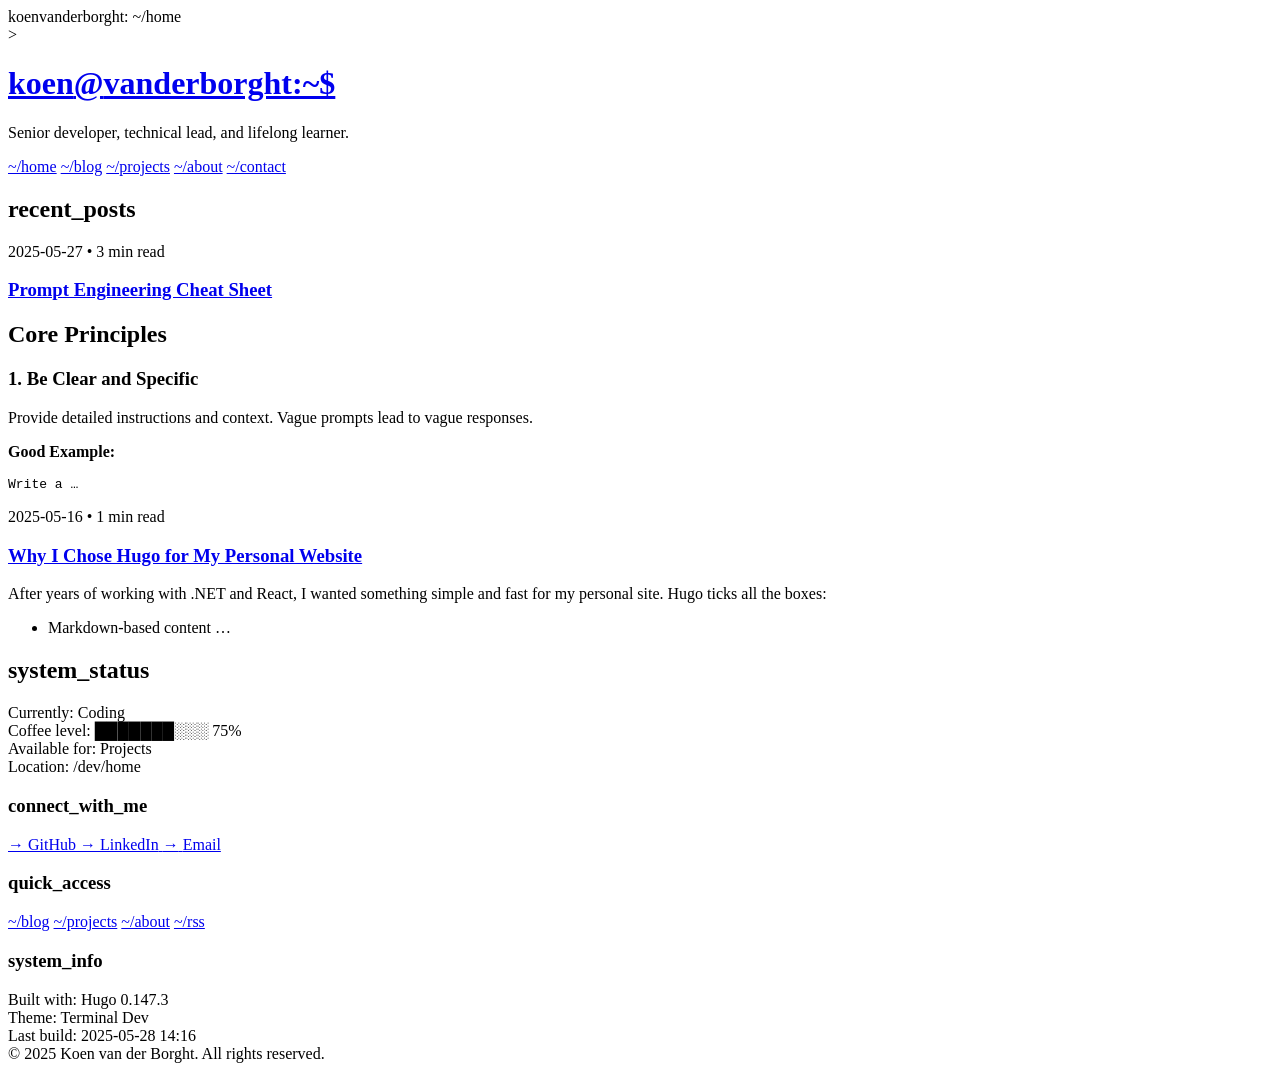
<file: docs/index.html>
<!DOCTYPE html>
<html lang="en">
<head>
	<meta name="generator" content="Hugo 0.147.3">
    <meta charset="UTF-8">
<meta name="viewport" content="width=device-width, initial-scale=1.0">
<meta name="description" content="Senior developer, technical lead, and lifelong learner.">
<meta name="author" content="">


<meta property="og:type" content="website">
<meta property="og:url" content="https://KoenvanderBorght-Dev.github.io/">
<meta property="og:title" content="Koen van der Borght | Koen van der Borght">
<meta property="og:description" content="Senior developer, technical lead, and lifelong learner.">


<meta property="twitter:card" content="summary_large_image">
<meta property="twitter:url" content="https://KoenvanderBorght-Dev.github.io/">
<meta property="twitter:title" content="Koen van der Borght | Koen van der Borght">
<meta property="twitter:description" content="Senior developer, technical lead, and lifelong learner.">

<title>Koen van der Borght | Koen van der Borght</title>


<link rel="icon" type="image/x-icon" href="/favicon.ico">


<link rel="preconnect" href="https://fonts.googleapis.com">
<link rel="preconnect" href="https://fonts.gstatic.com" crossorigin>
<link href="https://fonts.googleapis.com/css2?family=JetBrains+Mono:wght@300;400;500;600;700&display=swap" rel="stylesheet">



<link rel="stylesheet" href="https://KoenvanderBorght-Dev.github.io/main.1638b37095c3e0f9d9770b702a2980db28795a043820ce8ec7303a0ab011c9a1.css" integrity="sha256-FjizcJXD4PnZdwtwKimA2yh5WgQ4IM6OxzA6CrARyaE=">


<link rel="alternate" type="application/rss+xml" href="https://KoenvanderBorght-Dev.github.io/index.xml" title="Koen van der Borght" />

<script type="application/ld+json">
{
    "@context": "https://schema.org",
    "@type": "WebSite",
    "name": "Koen van der Borght",
    "headline": "Koen van der Borght",
    "description": "Senior developer, technical lead, and lifelong learner.",
    "url": "https:\/\/KoenvanderBorght-Dev.github.io\/",
    "author": {
        "@type": "Person",
        "name": ""
    }
}
</script>
</head>
<body>
    <div class="terminal-window">
        <div class="terminal-header">
            <div class="terminal-button btn-close"></div>
            <div class="terminal-button btn-minimize"></div>
            <div class="terminal-button btn-maximize"></div>
            <div class="terminal-title">koenvanderborght: ~/home</div>
        </div>

        <header class="header">
    <div class="logo-container">
        <div class="logo">></div>
        <h1 class="site-title">
            <a href="https://KoenvanderBorght-Dev.github.io/">koen<span class="accent">@</span>vanderborght<span class="accent">:~$</span>
            </a>
        </h1>
    </div>
    <p class="tagline">Senior developer, technical lead, and lifelong learner.</p>

    <nav class="nav">
        <a href="https://KoenvanderBorght-Dev.github.io/" class="nav-item active">~/home</a>
        <a href="/posts" class="nav-item ">~/blog</a>
        <a href="/projects" class="nav-item ">~/projects</a>
        <a href="/about" class="nav-item ">~/about</a>
        <a href="/contact" class="nav-item ">~/contact</a>
    </nav>
</header>

        <main class="main-content">
            
<section class="section">
    <h2 class="section-title">recent_posts</h2>
    <div class="posts-grid">
        
        
            <article class="post-card">
    <div class="post-meta">
        <span>2025-05-27</span>
        <span>•</span>
        <span>3 min read</span>
    </div>
    <h3 class="post-title">
        <a href="https://KoenvanderBorght-Dev.github.io/posts/prompt-engineering-cheat-sheet/">Prompt Engineering Cheat Sheet</a>
    </h3>
    <p class="post-excerpt">
        
            <h2 id="core-principles">Core Principles</h2>
<h3 id="1-be-clear-and-specific">1. Be Clear and Specific</h3>
<p>Provide detailed instructions and context. Vague prompts lead to vague responses.</p>
<p><strong>Good Example:</strong></p>
<pre tabindex="0"><code>Write a …</code></pre>
        
    </p>
    
</article>
        
            <article class="post-card">
    <div class="post-meta">
        <span>2025-05-16</span>
        <span>•</span>
        <span>1 min read</span>
    </div>
    <h3 class="post-title">
        <a href="https://KoenvanderBorght-Dev.github.io/posts/why-i-chose-hugo/">Why I Chose Hugo for My Personal Website</a>
    </h3>
    <p class="post-excerpt">
        
            <p>After years of working with .NET and React, I wanted something simple and fast for my personal site. Hugo ticks all the boxes:</p>
<ul>
<li>Markdown-based content …</li></ul>
        
    </p>
    
</article>
        
        
        
    </div>
    
    
</section>


            
            <section class="section">
    <h2 class="section-title">system_status</h2>
    <div class="status-grid">
        <div class="status-item">
            <div class="status-icon"></div>
            <div class="status-text">Currently: Coding</div>
        </div>
        <div class="status-item">
            <div class="status-icon"></div>
            <div class="status-text">
                Coffee level: 
                
                
                ███████░░░ 75%
            </div>
        </div>
        <div class="status-item">
            <div class="status-icon"></div>
            <div class="status-text">Available for: Projects</div>
        </div>
        <div class="status-item">
            <div class="status-icon"></div>
            <div class="status-text">Location: /dev/home</div>
        </div>
    </div>
</section>
            
        </main>


        <footer class="footer">
    <div class="footer-content">
        <div class="footer-section">
            <h3 class="footer-title">connect_with_me</h3>
            <div class="social-links">
                
                <a href="https://github.com/KoenvanderBorght-Dev/" class="social-link" target="_blank" rel="noopener">
                    <span class="social-icon">→</span>
                    <span>GitHub</span>
                </a>
                
                
                <a href="https://www.linkedin.com/in/koen-van-der-borght-tilburg/" class="social-link" target="_blank" rel="noopener">
                    <span class="social-icon">→</span>
                    <span>LinkedIn</span>
                </a>
                
                
                
                <a href="mailto:koenvanderborght@outlook.com" class="social-link">
                    <span class="social-icon">→</span>
                    <span>Email</span>
                </a>
                
            </div>
        </div>

        <div class="footer-section">
            <h3 class="footer-title">quick_access</h3>
            <div class="footer-links">
                <a href="/%20posts" class="footer-link">~/blog</a>
                <a href="/%20projects" class="footer-link">~/projects</a>
                <a href="/%20about" class="footer-link">~/about</a>
                <a href="/%20index.xml" class="footer-link">~/rss</a>
            </div>
        </div>

        <div class="footer-section">
            <h3 class="footer-title">system_info</h3>
            <div class="system-info">
                <div class="info-line">
                    <span class="info-label">Built with:</span>
                    <span class="info-value">Hugo 0.147.3</span>
                </div>
                <div class="info-line">
                    <span class="info-label">Theme:</span>
                    <span class="info-value">Terminal Dev</span>
                </div>
                <div class="info-line">
                    <span class="info-label">Last build:</span>
                    <span class="info-value">2025-05-28 14:16</span>
                </div>
            </div>
        </div>
    </div>

    <div class="footer-bottom">
        <div class="copyright">
            <span>© 2025 Koen van der Borght. All rights reserved.</span>
        </div>
    </div>
</footer>
<script>
    const themeToggle = document.getElementById('theme-toggle');
    const root = document.documentElement;
     
    
    const savedTheme = localStorage.getItem('theme');
    if (savedTheme === 'light') {
        root.classList.add('light-mode');
        root.classList.remove('dark-mode');
    } else if (savedTheme === 'dark') {
        root.classList.add('dark-mode');
        root.classList.remove('light-mode');
    }

    
    themeToggle.addEventListener('click', () => {
        if (root.classList.contains('light-mode')) {
            root.classList.remove('light-mode');
            root.classList.add('dark-mode');
            localStorage.setItem('theme', 'dark');
        } else if (root.classList.contains('dark-mode')) {
            root.classList.remove('dark-mode');
            root.classList.remove('light-mode'); 
            localStorage.removeItem('theme');
        } else {
            root.classList.add('light-mode');
            root.classList.remove('dark-mode');
            localStorage.setItem('theme', 'light');
        }
    });

</script>
    </div>

    
</body>
</html>
</file>
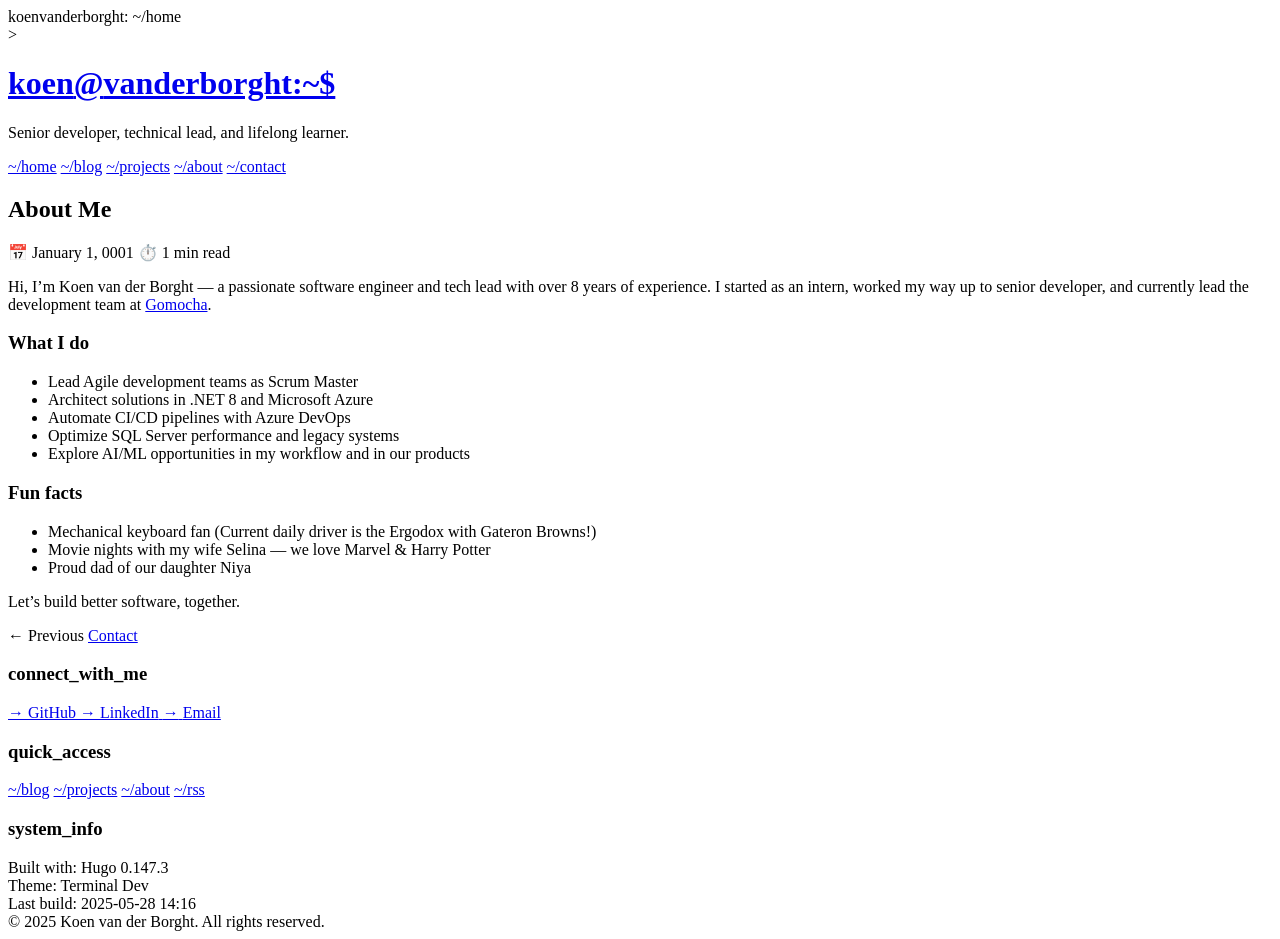
<file: docs/about/index.html>
<!DOCTYPE html>
<html lang="en">
<head>
    <meta charset="UTF-8">
<meta name="viewport" content="width=device-width, initial-scale=1.0">
<meta name="description" content="Senior developer, technical lead, and lifelong learner.">
<meta name="author" content="">


<meta property="og:type" content="article">
<meta property="og:url" content="https://KoenvanderBorght-Dev.github.io/about/">
<meta property="og:title" content="About Me | Koen van der Borght">
<meta property="og:description" content="Senior developer, technical lead, and lifelong learner.">


<meta property="twitter:card" content="summary_large_image">
<meta property="twitter:url" content="https://KoenvanderBorght-Dev.github.io/about/">
<meta property="twitter:title" content="About Me | Koen van der Borght">
<meta property="twitter:description" content="Senior developer, technical lead, and lifelong learner.">

<title>About Me | Koen van der Borght</title>


<link rel="icon" type="image/x-icon" href="/favicon.ico">


<link rel="preconnect" href="https://fonts.googleapis.com">
<link rel="preconnect" href="https://fonts.gstatic.com" crossorigin>
<link href="https://fonts.googleapis.com/css2?family=JetBrains+Mono:wght@300;400;500;600;700&display=swap" rel="stylesheet">



<link rel="stylesheet" href="https://KoenvanderBorght-Dev.github.io/main.1638b37095c3e0f9d9770b702a2980db28795a043820ce8ec7303a0ab011c9a1.css" integrity="sha256-FjizcJXD4PnZdwtwKimA2yh5WgQ4IM6OxzA6CrARyaE=">



<script type="application/ld+json">
{
    "@context": "https://schema.org",
    "@type": "BlogPosting",
    "name": "About Me",
    "headline": "About Me",
    "description": "Senior developer, technical lead, and lifelong learner.",
    "url": "https:\/\/KoenvanderBorght-Dev.github.io\/about\/",
    "author": {
        "@type": "Person",
        "name": ""
    },
    "datePublished": "0001-01-01T00:00:00Z",
    "dateModified": "0001-01-01T00:00:00Z"
}
</script>
</head>
<body>
    <div class="terminal-window">
        <div class="terminal-header">
            <div class="terminal-button btn-close"></div>
            <div class="terminal-button btn-minimize"></div>
            <div class="terminal-button btn-maximize"></div>
            <div class="terminal-title">koenvanderborght: ~/home</div>
        </div>

        <header class="header">
    <div class="logo-container">
        <div class="logo">></div>
        <h1 class="site-title">
            <a href="https://KoenvanderBorght-Dev.github.io/">koen<span class="accent">@</span>vanderborght<span class="accent">:~$</span>
            </a>
        </h1>
    </div>
    <p class="tagline">Senior developer, technical lead, and lifelong learner.</p>

    <nav class="nav">
        <a href="https://KoenvanderBorght-Dev.github.io/" class="nav-item ">~/home</a>
        <a href="/posts" class="nav-item ">~/blog</a>
        <a href="/projects" class="nav-item ">~/projects</a>
        <a href="/about" class="nav-item ">~/about</a>
        <a href="/contact" class="nav-item ">~/contact</a>
    </nav>
</header>

        <main class="main-content">
            
<article class="single-post">
    <header class="post-header">
        <h1 class="post-title">About Me</h1>
        
        <div class="post-meta">
            <span class="post-date">📅 January 1, 0001</span>
            <span class="post-reading-time">⏱️ 1 min read</span>
            
        </div>
        
    </header>
    
    <div class="post-content">
        <p>Hi, I’m Koen van der Borght — a passionate software engineer and tech lead with over 8 years of experience. I started as an intern, worked my way up to senior developer, and currently lead the development team at <a href="https://www.gomocha.com">Gomocha</a>.</p>
<h3 id="what-i-do">What I do</h3>
<ul>
<li>Lead Agile development teams as Scrum Master</li>
<li>Architect solutions in .NET 8 and Microsoft Azure</li>
<li>Automate CI/CD pipelines with Azure DevOps</li>
<li>Optimize SQL Server performance and legacy systems</li>
<li>Explore AI/ML opportunities in my workflow and in our products</li>
</ul>
<h3 id="fun-facts">Fun facts</h3>
<ul>
<li>Mechanical keyboard fan (Current daily driver is the Ergodox with Gateron Browns!)</li>
<li>Movie nights with my wife Selina — we love Marvel &amp; Harry Potter</li>
<li>Proud dad of our daughter Niya</li>
</ul>
<p>Let’s build better software, together.</p>

    </div>
    
    <footer class="post-footer">
        <div class="post-nav">
            
            <div class="post-nav-item prev">
                <span class="post-nav-label">← Previous</span>
                <a href="https://KoenvanderBorght-Dev.github.io/contact/" class="post-nav-title">Contact</a>
            </div>
            
            
            
        </div>
    </footer>
</article>


            
        </main>


        <footer class="footer">
    <div class="footer-content">
        <div class="footer-section">
            <h3 class="footer-title">connect_with_me</h3>
            <div class="social-links">
                
                <a href="https://github.com/KoenvanderBorght-Dev/" class="social-link" target="_blank" rel="noopener">
                    <span class="social-icon">→</span>
                    <span>GitHub</span>
                </a>
                
                
                <a href="https://www.linkedin.com/in/koen-van-der-borght-tilburg/" class="social-link" target="_blank" rel="noopener">
                    <span class="social-icon">→</span>
                    <span>LinkedIn</span>
                </a>
                
                
                
                <a href="mailto:koenvanderborght@outlook.com" class="social-link">
                    <span class="social-icon">→</span>
                    <span>Email</span>
                </a>
                
            </div>
        </div>

        <div class="footer-section">
            <h3 class="footer-title">quick_access</h3>
            <div class="footer-links">
                <a href="/%20posts" class="footer-link">~/blog</a>
                <a href="/%20projects" class="footer-link">~/projects</a>
                <a href="/%20about" class="footer-link">~/about</a>
                <a href="/%20index.xml" class="footer-link">~/rss</a>
            </div>
        </div>

        <div class="footer-section">
            <h3 class="footer-title">system_info</h3>
            <div class="system-info">
                <div class="info-line">
                    <span class="info-label">Built with:</span>
                    <span class="info-value">Hugo 0.147.3</span>
                </div>
                <div class="info-line">
                    <span class="info-label">Theme:</span>
                    <span class="info-value">Terminal Dev</span>
                </div>
                <div class="info-line">
                    <span class="info-label">Last build:</span>
                    <span class="info-value">2025-05-28 14:16</span>
                </div>
            </div>
        </div>
    </div>

    <div class="footer-bottom">
        <div class="copyright">
            <span>© 2025 Koen van der Borght. All rights reserved.</span>
        </div>
    </div>
</footer>
<script>
    const themeToggle = document.getElementById('theme-toggle');
    const root = document.documentElement;
     
    
    const savedTheme = localStorage.getItem('theme');
    if (savedTheme === 'light') {
        root.classList.add('light-mode');
        root.classList.remove('dark-mode');
    } else if (savedTheme === 'dark') {
        root.classList.add('dark-mode');
        root.classList.remove('light-mode');
    }

    
    themeToggle.addEventListener('click', () => {
        if (root.classList.contains('light-mode')) {
            root.classList.remove('light-mode');
            root.classList.add('dark-mode');
            localStorage.setItem('theme', 'dark');
        } else if (root.classList.contains('dark-mode')) {
            root.classList.remove('dark-mode');
            root.classList.remove('light-mode'); 
            localStorage.removeItem('theme');
        } else {
            root.classList.add('light-mode');
            root.classList.remove('dark-mode');
            localStorage.setItem('theme', 'light');
        }
    });

</script>
    </div>

    
</body>
</html>
</file>
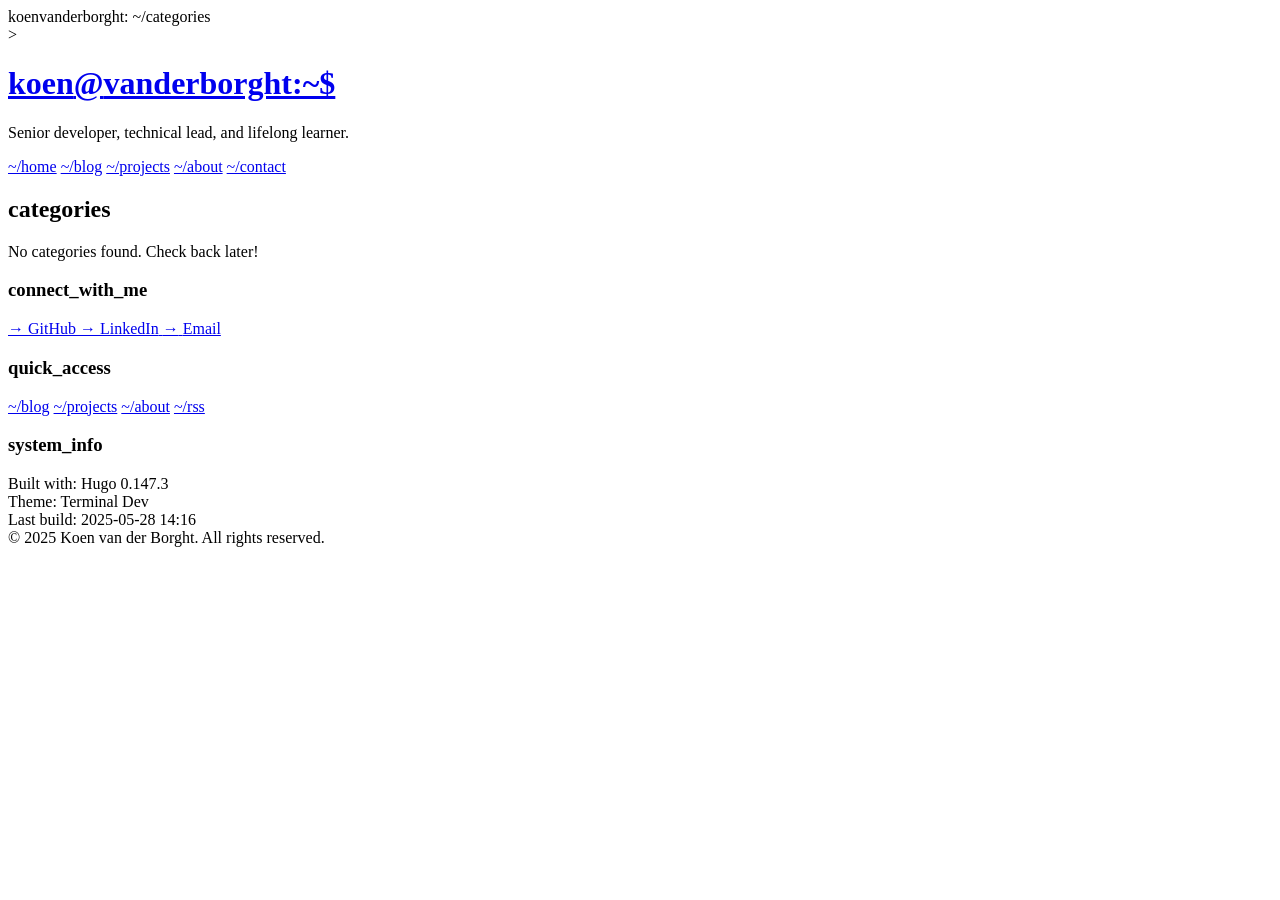
<file: docs/categories/index.html>
<!DOCTYPE html>
<html lang="en">
<head>
    <meta charset="UTF-8">
<meta name="viewport" content="width=device-width, initial-scale=1.0">
<meta name="description" content="Senior developer, technical lead, and lifelong learner.">
<meta name="author" content="">


<meta property="og:type" content="website">
<meta property="og:url" content="https://KoenvanderBorght-Dev.github.io/categories/">
<meta property="og:title" content="Categories | Koen van der Borght">
<meta property="og:description" content="Senior developer, technical lead, and lifelong learner.">


<meta property="twitter:card" content="summary_large_image">
<meta property="twitter:url" content="https://KoenvanderBorght-Dev.github.io/categories/">
<meta property="twitter:title" content="Categories | Koen van der Borght">
<meta property="twitter:description" content="Senior developer, technical lead, and lifelong learner.">

<title>Categories | Koen van der Borght</title>


<link rel="icon" type="image/x-icon" href="/favicon.ico">


<link rel="preconnect" href="https://fonts.googleapis.com">
<link rel="preconnect" href="https://fonts.gstatic.com" crossorigin>
<link href="https://fonts.googleapis.com/css2?family=JetBrains+Mono:wght@300;400;500;600;700&display=swap" rel="stylesheet">



<link rel="stylesheet" href="https://KoenvanderBorght-Dev.github.io/main.1638b37095c3e0f9d9770b702a2980db28795a043820ce8ec7303a0ab011c9a1.css" integrity="sha256-FjizcJXD4PnZdwtwKimA2yh5WgQ4IM6OxzA6CrARyaE=">


<link rel="alternate" type="application/rss+xml" href="https://KoenvanderBorght-Dev.github.io/categories/index.xml" title="Koen van der Borght" />

<script type="application/ld+json">
{
    "@context": "https://schema.org",
    "@type": "WebSite",
    "name": "Categories",
    "headline": "Categories",
    "description": "Senior developer, technical lead, and lifelong learner.",
    "url": "https:\/\/KoenvanderBorght-Dev.github.io\/categories\/",
    "author": {
        "@type": "Person",
        "name": ""
    }
}
</script>
</head>
<body>
    <div class="terminal-window">
        <div class="terminal-header">
            <div class="terminal-button btn-close"></div>
            <div class="terminal-button btn-minimize"></div>
            <div class="terminal-button btn-maximize"></div>
            <div class="terminal-title">koenvanderborght: ~/categories</div>
        </div>

        <header class="header">
    <div class="logo-container">
        <div class="logo">></div>
        <h1 class="site-title">
            <a href="https://KoenvanderBorght-Dev.github.io/">koen<span class="accent">@</span>vanderborght<span class="accent">:~$</span>
            </a>
        </h1>
    </div>
    <p class="tagline">Senior developer, technical lead, and lifelong learner.</p>

    <nav class="nav">
        <a href="https://KoenvanderBorght-Dev.github.io/" class="nav-item ">~/home</a>
        <a href="/posts" class="nav-item ">~/blog</a>
        <a href="/projects" class="nav-item ">~/projects</a>
        <a href="/about" class="nav-item ">~/about</a>
        <a href="/contact" class="nav-item ">~/contact</a>
    </nav>
</header>

        <main class="main-content">
            
<section class="section">
    <h2 class="section-title">categories</h2>
    
    
    
    
    <div class="empty-state">
        <p>No categories found. Check back later!</p>
    </div>
    
    
    
    
    
    
</section>


            
        </main>


        <footer class="footer">
    <div class="footer-content">
        <div class="footer-section">
            <h3 class="footer-title">connect_with_me</h3>
            <div class="social-links">
                
                <a href="https://github.com/KoenvanderBorght-Dev/" class="social-link" target="_blank" rel="noopener">
                    <span class="social-icon">→</span>
                    <span>GitHub</span>
                </a>
                
                
                <a href="https://www.linkedin.com/in/koen-van-der-borght-tilburg/" class="social-link" target="_blank" rel="noopener">
                    <span class="social-icon">→</span>
                    <span>LinkedIn</span>
                </a>
                
                
                
                <a href="mailto:koenvanderborght@outlook.com" class="social-link">
                    <span class="social-icon">→</span>
                    <span>Email</span>
                </a>
                
            </div>
        </div>

        <div class="footer-section">
            <h3 class="footer-title">quick_access</h3>
            <div class="footer-links">
                <a href="/%20posts" class="footer-link">~/blog</a>
                <a href="/%20projects" class="footer-link">~/projects</a>
                <a href="/%20about" class="footer-link">~/about</a>
                <a href="/%20index.xml" class="footer-link">~/rss</a>
            </div>
        </div>

        <div class="footer-section">
            <h3 class="footer-title">system_info</h3>
            <div class="system-info">
                <div class="info-line">
                    <span class="info-label">Built with:</span>
                    <span class="info-value">Hugo 0.147.3</span>
                </div>
                <div class="info-line">
                    <span class="info-label">Theme:</span>
                    <span class="info-value">Terminal Dev</span>
                </div>
                <div class="info-line">
                    <span class="info-label">Last build:</span>
                    <span class="info-value">2025-05-28 14:16</span>
                </div>
            </div>
        </div>
    </div>

    <div class="footer-bottom">
        <div class="copyright">
            <span>© 2025 Koen van der Borght. All rights reserved.</span>
        </div>
    </div>
</footer>
<script>
    const themeToggle = document.getElementById('theme-toggle');
    const root = document.documentElement;
     
    
    const savedTheme = localStorage.getItem('theme');
    if (savedTheme === 'light') {
        root.classList.add('light-mode');
        root.classList.remove('dark-mode');
    } else if (savedTheme === 'dark') {
        root.classList.add('dark-mode');
        root.classList.remove('light-mode');
    }

    
    themeToggle.addEventListener('click', () => {
        if (root.classList.contains('light-mode')) {
            root.classList.remove('light-mode');
            root.classList.add('dark-mode');
            localStorage.setItem('theme', 'dark');
        } else if (root.classList.contains('dark-mode')) {
            root.classList.remove('dark-mode');
            root.classList.remove('light-mode'); 
            localStorage.removeItem('theme');
        } else {
            root.classList.add('light-mode');
            root.classList.remove('dark-mode');
            localStorage.setItem('theme', 'light');
        }
    });

</script>
    </div>

    
</body>
</html>
</file>
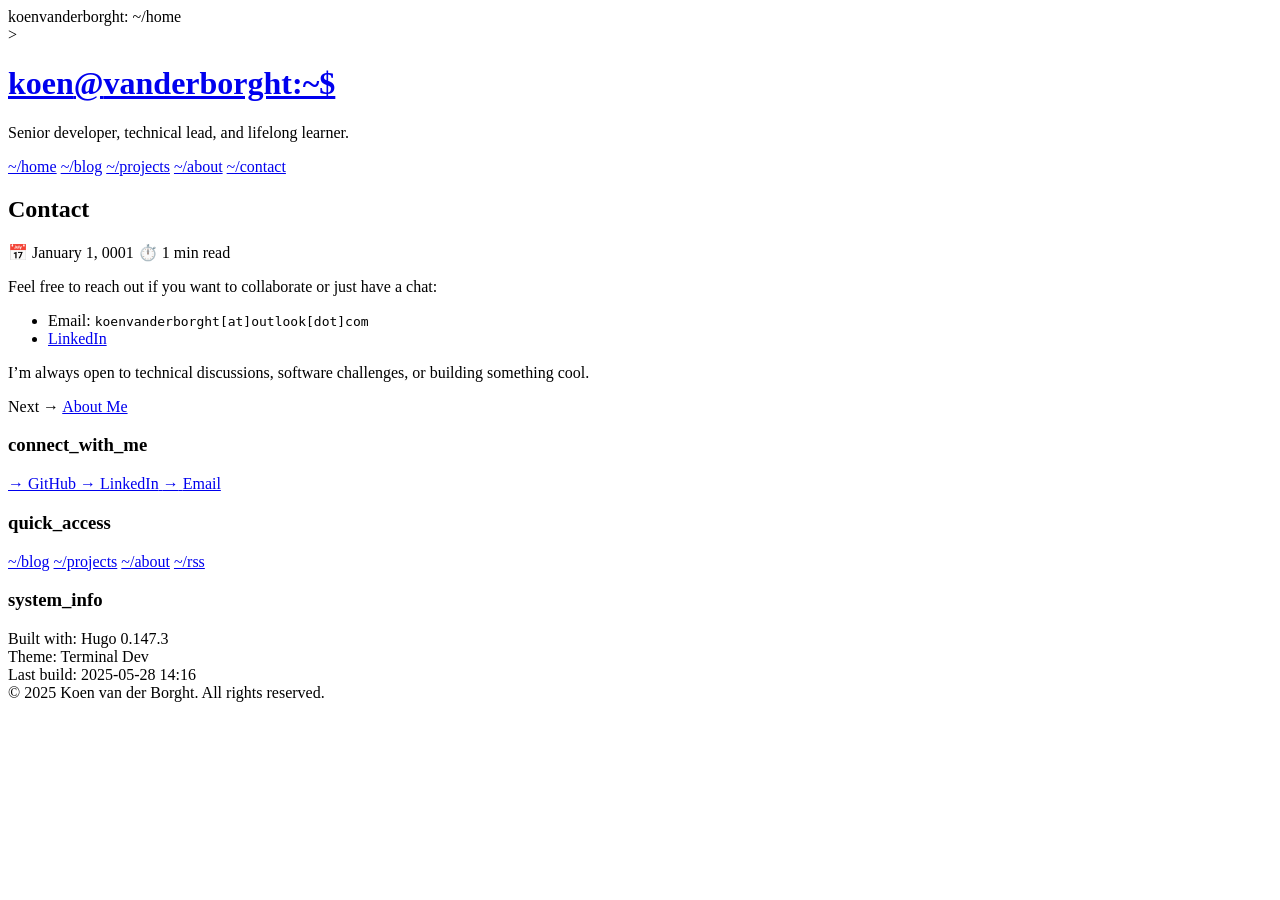
<file: docs/contact/index.html>
<!DOCTYPE html>
<html lang="en">
<head>
    <meta charset="UTF-8">
<meta name="viewport" content="width=device-width, initial-scale=1.0">
<meta name="description" content="Senior developer, technical lead, and lifelong learner.">
<meta name="author" content="">


<meta property="og:type" content="article">
<meta property="og:url" content="https://KoenvanderBorght-Dev.github.io/contact/">
<meta property="og:title" content="Contact | Koen van der Borght">
<meta property="og:description" content="Senior developer, technical lead, and lifelong learner.">


<meta property="twitter:card" content="summary_large_image">
<meta property="twitter:url" content="https://KoenvanderBorght-Dev.github.io/contact/">
<meta property="twitter:title" content="Contact | Koen van der Borght">
<meta property="twitter:description" content="Senior developer, technical lead, and lifelong learner.">

<title>Contact | Koen van der Borght</title>


<link rel="icon" type="image/x-icon" href="/favicon.ico">


<link rel="preconnect" href="https://fonts.googleapis.com">
<link rel="preconnect" href="https://fonts.gstatic.com" crossorigin>
<link href="https://fonts.googleapis.com/css2?family=JetBrains+Mono:wght@300;400;500;600;700&display=swap" rel="stylesheet">



<link rel="stylesheet" href="https://KoenvanderBorght-Dev.github.io/main.1638b37095c3e0f9d9770b702a2980db28795a043820ce8ec7303a0ab011c9a1.css" integrity="sha256-FjizcJXD4PnZdwtwKimA2yh5WgQ4IM6OxzA6CrARyaE=">



<script type="application/ld+json">
{
    "@context": "https://schema.org",
    "@type": "BlogPosting",
    "name": "Contact",
    "headline": "Contact",
    "description": "Senior developer, technical lead, and lifelong learner.",
    "url": "https:\/\/KoenvanderBorght-Dev.github.io\/contact\/",
    "author": {
        "@type": "Person",
        "name": ""
    },
    "datePublished": "0001-01-01T00:00:00Z",
    "dateModified": "0001-01-01T00:00:00Z"
}
</script>
</head>
<body>
    <div class="terminal-window">
        <div class="terminal-header">
            <div class="terminal-button btn-close"></div>
            <div class="terminal-button btn-minimize"></div>
            <div class="terminal-button btn-maximize"></div>
            <div class="terminal-title">koenvanderborght: ~/home</div>
        </div>

        <header class="header">
    <div class="logo-container">
        <div class="logo">></div>
        <h1 class="site-title">
            <a href="https://KoenvanderBorght-Dev.github.io/">koen<span class="accent">@</span>vanderborght<span class="accent">:~$</span>
            </a>
        </h1>
    </div>
    <p class="tagline">Senior developer, technical lead, and lifelong learner.</p>

    <nav class="nav">
        <a href="https://KoenvanderBorght-Dev.github.io/" class="nav-item ">~/home</a>
        <a href="/posts" class="nav-item ">~/blog</a>
        <a href="/projects" class="nav-item ">~/projects</a>
        <a href="/about" class="nav-item ">~/about</a>
        <a href="/contact" class="nav-item ">~/contact</a>
    </nav>
</header>

        <main class="main-content">
            
<article class="single-post">
    <header class="post-header">
        <h1 class="post-title">Contact</h1>
        
        <div class="post-meta">
            <span class="post-date">📅 January 1, 0001</span>
            <span class="post-reading-time">⏱️ 1 min read</span>
            
        </div>
        
    </header>
    
    <div class="post-content">
        <p>Feel free to reach out if you want to collaborate or just have a chat:</p>
<ul>
<li>Email: <code>koenvanderborght[at]outlook[dot]com</code></li>
<li><a href="https://www.linkedin.com/in/koen-van-der-borght-tilburg">LinkedIn</a></li>
</ul>
<p>I&rsquo;m always open to technical discussions, software challenges, or building something cool.</p>

    </div>
    
    <footer class="post-footer">
        <div class="post-nav">
            
            
            
            <div class="post-nav-item next">
                <span class="post-nav-label">Next →</span>
                <a href="https://KoenvanderBorght-Dev.github.io/about/" class="post-nav-title">About Me</a>
            </div>
            
        </div>
    </footer>
</article>


            
        </main>


        <footer class="footer">
    <div class="footer-content">
        <div class="footer-section">
            <h3 class="footer-title">connect_with_me</h3>
            <div class="social-links">
                
                <a href="https://github.com/KoenvanderBorght-Dev/" class="social-link" target="_blank" rel="noopener">
                    <span class="social-icon">→</span>
                    <span>GitHub</span>
                </a>
                
                
                <a href="https://www.linkedin.com/in/koen-van-der-borght-tilburg/" class="social-link" target="_blank" rel="noopener">
                    <span class="social-icon">→</span>
                    <span>LinkedIn</span>
                </a>
                
                
                
                <a href="mailto:koenvanderborght@outlook.com" class="social-link">
                    <span class="social-icon">→</span>
                    <span>Email</span>
                </a>
                
            </div>
        </div>

        <div class="footer-section">
            <h3 class="footer-title">quick_access</h3>
            <div class="footer-links">
                <a href="/%20posts" class="footer-link">~/blog</a>
                <a href="/%20projects" class="footer-link">~/projects</a>
                <a href="/%20about" class="footer-link">~/about</a>
                <a href="/%20index.xml" class="footer-link">~/rss</a>
            </div>
        </div>

        <div class="footer-section">
            <h3 class="footer-title">system_info</h3>
            <div class="system-info">
                <div class="info-line">
                    <span class="info-label">Built with:</span>
                    <span class="info-value">Hugo 0.147.3</span>
                </div>
                <div class="info-line">
                    <span class="info-label">Theme:</span>
                    <span class="info-value">Terminal Dev</span>
                </div>
                <div class="info-line">
                    <span class="info-label">Last build:</span>
                    <span class="info-value">2025-05-28 14:16</span>
                </div>
            </div>
        </div>
    </div>

    <div class="footer-bottom">
        <div class="copyright">
            <span>© 2025 Koen van der Borght. All rights reserved.</span>
        </div>
    </div>
</footer>
<script>
    const themeToggle = document.getElementById('theme-toggle');
    const root = document.documentElement;
     
    
    const savedTheme = localStorage.getItem('theme');
    if (savedTheme === 'light') {
        root.classList.add('light-mode');
        root.classList.remove('dark-mode');
    } else if (savedTheme === 'dark') {
        root.classList.add('dark-mode');
        root.classList.remove('light-mode');
    }

    
    themeToggle.addEventListener('click', () => {
        if (root.classList.contains('light-mode')) {
            root.classList.remove('light-mode');
            root.classList.add('dark-mode');
            localStorage.setItem('theme', 'dark');
        } else if (root.classList.contains('dark-mode')) {
            root.classList.remove('dark-mode');
            root.classList.remove('light-mode'); 
            localStorage.removeItem('theme');
        } else {
            root.classList.add('light-mode');
            root.classList.remove('dark-mode');
            localStorage.setItem('theme', 'light');
        }
    });

</script>
    </div>

    
</body>
</html>
</file>
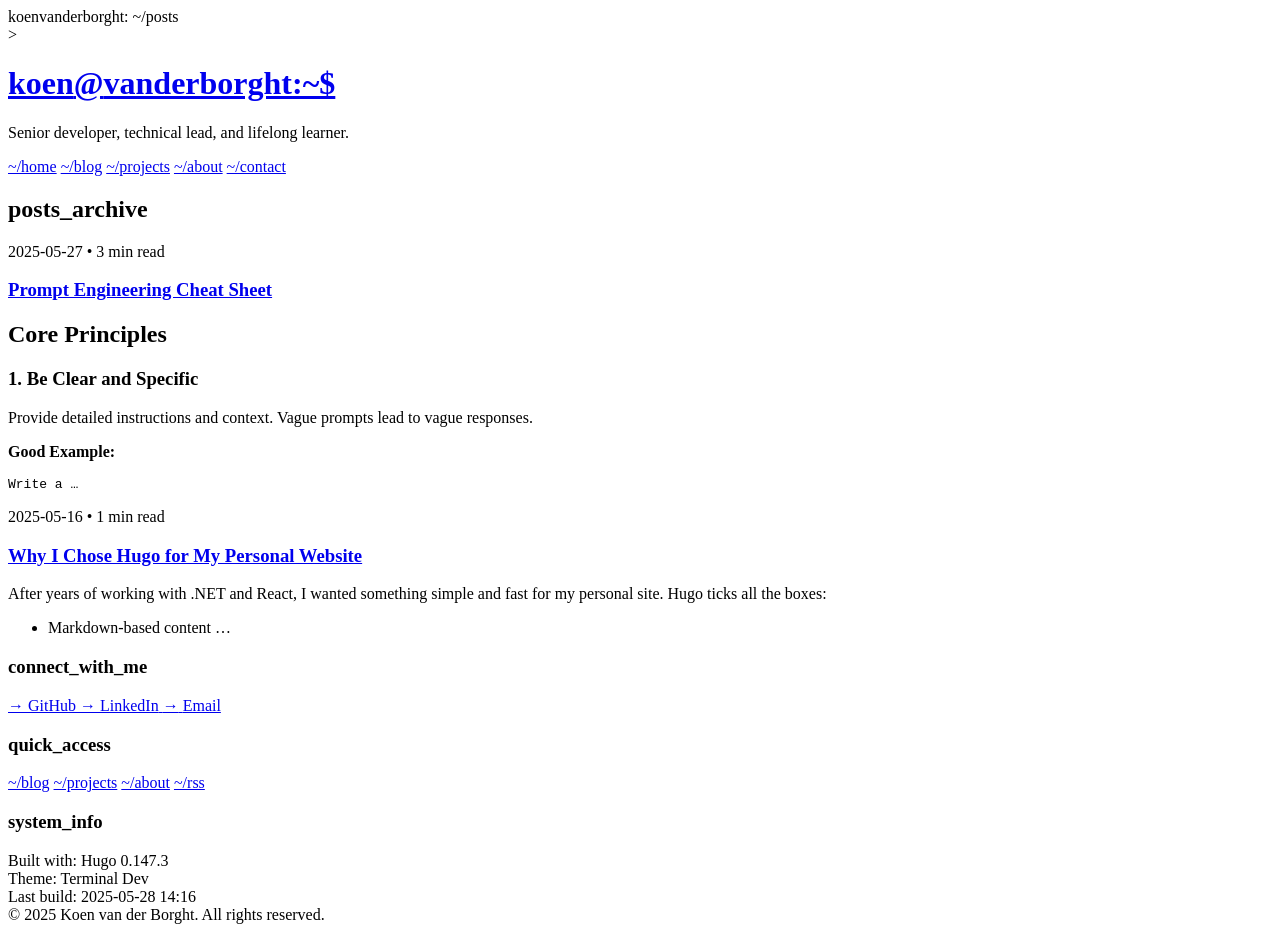
<file: docs/posts/index.html>
<!DOCTYPE html>
<html lang="en">
<head>
    <meta charset="UTF-8">
<meta name="viewport" content="width=device-width, initial-scale=1.0">
<meta name="description" content="Senior developer, technical lead, and lifelong learner.">
<meta name="author" content="">


<meta property="og:type" content="website">
<meta property="og:url" content="https://KoenvanderBorght-Dev.github.io/posts/">
<meta property="og:title" content="Posts | Koen van der Borght">
<meta property="og:description" content="Senior developer, technical lead, and lifelong learner.">


<meta property="twitter:card" content="summary_large_image">
<meta property="twitter:url" content="https://KoenvanderBorght-Dev.github.io/posts/">
<meta property="twitter:title" content="Posts | Koen van der Borght">
<meta property="twitter:description" content="Senior developer, technical lead, and lifelong learner.">

<title>Posts | Koen van der Borght</title>


<link rel="icon" type="image/x-icon" href="/favicon.ico">


<link rel="preconnect" href="https://fonts.googleapis.com">
<link rel="preconnect" href="https://fonts.gstatic.com" crossorigin>
<link href="https://fonts.googleapis.com/css2?family=JetBrains+Mono:wght@300;400;500;600;700&display=swap" rel="stylesheet">



<link rel="stylesheet" href="https://KoenvanderBorght-Dev.github.io/main.1638b37095c3e0f9d9770b702a2980db28795a043820ce8ec7303a0ab011c9a1.css" integrity="sha256-FjizcJXD4PnZdwtwKimA2yh5WgQ4IM6OxzA6CrARyaE=">


<link rel="alternate" type="application/rss+xml" href="https://KoenvanderBorght-Dev.github.io/posts/index.xml" title="Koen van der Borght" />

<script type="application/ld+json">
{
    "@context": "https://schema.org",
    "@type": "WebSite",
    "name": "Posts",
    "headline": "Posts",
    "description": "Senior developer, technical lead, and lifelong learner.",
    "url": "https:\/\/KoenvanderBorght-Dev.github.io\/posts\/",
    "author": {
        "@type": "Person",
        "name": ""
    }
}
</script>
</head>
<body>
    <div class="terminal-window">
        <div class="terminal-header">
            <div class="terminal-button btn-close"></div>
            <div class="terminal-button btn-minimize"></div>
            <div class="terminal-button btn-maximize"></div>
            <div class="terminal-title">koenvanderborght: ~/posts</div>
        </div>

        <header class="header">
    <div class="logo-container">
        <div class="logo">></div>
        <h1 class="site-title">
            <a href="https://KoenvanderBorght-Dev.github.io/">koen<span class="accent">@</span>vanderborght<span class="accent">:~$</span>
            </a>
        </h1>
    </div>
    <p class="tagline">Senior developer, technical lead, and lifelong learner.</p>

    <nav class="nav">
        <a href="https://KoenvanderBorght-Dev.github.io/" class="nav-item ">~/home</a>
        <a href="/posts" class="nav-item ">~/blog</a>
        <a href="/projects" class="nav-item ">~/projects</a>
        <a href="/about" class="nav-item ">~/about</a>
        <a href="/contact" class="nav-item ">~/contact</a>
    </nav>
</header>

        <main class="main-content">
            
<section class="section">
    <h2 class="section-title">posts_archive</h2>
    
    
    
    
    <div class="posts-grid">
        
            <article class="post-card">
    <div class="post-meta">
        <span>2025-05-27</span>
        <span>•</span>
        <span>3 min read</span>
    </div>
    <h3 class="post-title">
        <a href="https://KoenvanderBorght-Dev.github.io/posts/prompt-engineering-cheat-sheet/">Prompt Engineering Cheat Sheet</a>
    </h3>
    <p class="post-excerpt">
        
            <h2 id="core-principles">Core Principles</h2>
<h3 id="1-be-clear-and-specific">1. Be Clear and Specific</h3>
<p>Provide detailed instructions and context. Vague prompts lead to vague responses.</p>
<p><strong>Good Example:</strong></p>
<pre tabindex="0"><code>Write a …</code></pre>
        
    </p>
    
</article>
        
            <article class="post-card">
    <div class="post-meta">
        <span>2025-05-16</span>
        <span>•</span>
        <span>1 min read</span>
    </div>
    <h3 class="post-title">
        <a href="https://KoenvanderBorght-Dev.github.io/posts/why-i-chose-hugo/">Why I Chose Hugo for My Personal Website</a>
    </h3>
    <p class="post-excerpt">
        
            <p>After years of working with .NET and React, I wanted something simple and fast for my personal site. Hugo ticks all the boxes:</p>
<ul>
<li>Markdown-based content …</li></ul>
        
    </p>
    
</article>
        
    </div>
    
    
    
    
    
    
</section>


            
        </main>


        <footer class="footer">
    <div class="footer-content">
        <div class="footer-section">
            <h3 class="footer-title">connect_with_me</h3>
            <div class="social-links">
                
                <a href="https://github.com/KoenvanderBorght-Dev/" class="social-link" target="_blank" rel="noopener">
                    <span class="social-icon">→</span>
                    <span>GitHub</span>
                </a>
                
                
                <a href="https://www.linkedin.com/in/koen-van-der-borght-tilburg/" class="social-link" target="_blank" rel="noopener">
                    <span class="social-icon">→</span>
                    <span>LinkedIn</span>
                </a>
                
                
                
                <a href="mailto:koenvanderborght@outlook.com" class="social-link">
                    <span class="social-icon">→</span>
                    <span>Email</span>
                </a>
                
            </div>
        </div>

        <div class="footer-section">
            <h3 class="footer-title">quick_access</h3>
            <div class="footer-links">
                <a href="/%20posts" class="footer-link">~/blog</a>
                <a href="/%20projects" class="footer-link">~/projects</a>
                <a href="/%20about" class="footer-link">~/about</a>
                <a href="/%20index.xml" class="footer-link">~/rss</a>
            </div>
        </div>

        <div class="footer-section">
            <h3 class="footer-title">system_info</h3>
            <div class="system-info">
                <div class="info-line">
                    <span class="info-label">Built with:</span>
                    <span class="info-value">Hugo 0.147.3</span>
                </div>
                <div class="info-line">
                    <span class="info-label">Theme:</span>
                    <span class="info-value">Terminal Dev</span>
                </div>
                <div class="info-line">
                    <span class="info-label">Last build:</span>
                    <span class="info-value">2025-05-28 14:16</span>
                </div>
            </div>
        </div>
    </div>

    <div class="footer-bottom">
        <div class="copyright">
            <span>© 2025 Koen van der Borght. All rights reserved.</span>
        </div>
    </div>
</footer>
<script>
    const themeToggle = document.getElementById('theme-toggle');
    const root = document.documentElement;
     
    
    const savedTheme = localStorage.getItem('theme');
    if (savedTheme === 'light') {
        root.classList.add('light-mode');
        root.classList.remove('dark-mode');
    } else if (savedTheme === 'dark') {
        root.classList.add('dark-mode');
        root.classList.remove('light-mode');
    }

    
    themeToggle.addEventListener('click', () => {
        if (root.classList.contains('light-mode')) {
            root.classList.remove('light-mode');
            root.classList.add('dark-mode');
            localStorage.setItem('theme', 'dark');
        } else if (root.classList.contains('dark-mode')) {
            root.classList.remove('dark-mode');
            root.classList.remove('light-mode'); 
            localStorage.removeItem('theme');
        } else {
            root.classList.add('light-mode');
            root.classList.remove('dark-mode');
            localStorage.setItem('theme', 'light');
        }
    });

</script>
    </div>

    
</body>
</html>
</file>
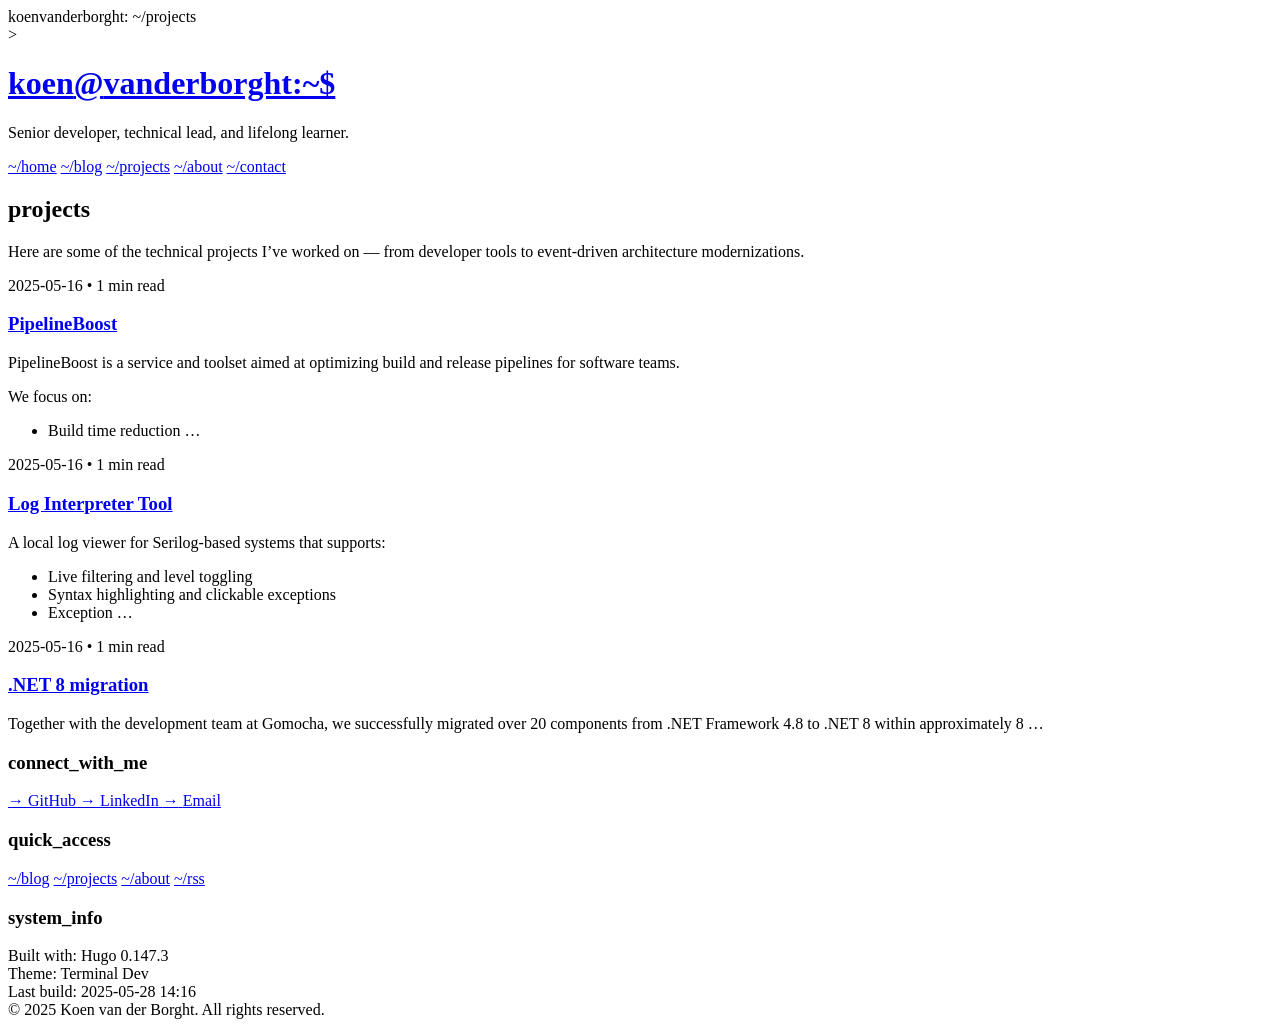
<file: docs/projects/index.html>
<!DOCTYPE html>
<html lang="en">
<head>
    <meta charset="UTF-8">
<meta name="viewport" content="width=device-width, initial-scale=1.0">
<meta name="description" content="Senior developer, technical lead, and lifelong learner.">
<meta name="author" content="">


<meta property="og:type" content="website">
<meta property="og:url" content="https://KoenvanderBorght-Dev.github.io/projects/">
<meta property="og:title" content="Projects | Koen van der Borght">
<meta property="og:description" content="Senior developer, technical lead, and lifelong learner.">


<meta property="twitter:card" content="summary_large_image">
<meta property="twitter:url" content="https://KoenvanderBorght-Dev.github.io/projects/">
<meta property="twitter:title" content="Projects | Koen van der Borght">
<meta property="twitter:description" content="Senior developer, technical lead, and lifelong learner.">

<title>Projects | Koen van der Borght</title>


<link rel="icon" type="image/x-icon" href="/favicon.ico">


<link rel="preconnect" href="https://fonts.googleapis.com">
<link rel="preconnect" href="https://fonts.gstatic.com" crossorigin>
<link href="https://fonts.googleapis.com/css2?family=JetBrains+Mono:wght@300;400;500;600;700&display=swap" rel="stylesheet">



<link rel="stylesheet" href="https://KoenvanderBorght-Dev.github.io/main.1638b37095c3e0f9d9770b702a2980db28795a043820ce8ec7303a0ab011c9a1.css" integrity="sha256-FjizcJXD4PnZdwtwKimA2yh5WgQ4IM6OxzA6CrARyaE=">


<link rel="alternate" type="application/rss+xml" href="https://KoenvanderBorght-Dev.github.io/projects/index.xml" title="Koen van der Borght" />

<script type="application/ld+json">
{
    "@context": "https://schema.org",
    "@type": "WebSite",
    "name": "Projects",
    "headline": "Projects",
    "description": "Senior developer, technical lead, and lifelong learner.",
    "url": "https:\/\/KoenvanderBorght-Dev.github.io\/projects\/",
    "author": {
        "@type": "Person",
        "name": ""
    }
}
</script>
</head>
<body>
    <div class="terminal-window">
        <div class="terminal-header">
            <div class="terminal-button btn-close"></div>
            <div class="terminal-button btn-minimize"></div>
            <div class="terminal-button btn-maximize"></div>
            <div class="terminal-title">koenvanderborght: ~/projects</div>
        </div>

        <header class="header">
    <div class="logo-container">
        <div class="logo">></div>
        <h1 class="site-title">
            <a href="https://KoenvanderBorght-Dev.github.io/">koen<span class="accent">@</span>vanderborght<span class="accent">:~$</span>
            </a>
        </h1>
    </div>
    <p class="tagline">Senior developer, technical lead, and lifelong learner.</p>

    <nav class="nav">
        <a href="https://KoenvanderBorght-Dev.github.io/" class="nav-item ">~/home</a>
        <a href="/posts" class="nav-item ">~/blog</a>
        <a href="/projects" class="nav-item ">~/projects</a>
        <a href="/about" class="nav-item ">~/about</a>
        <a href="/contact" class="nav-item ">~/contact</a>
    </nav>
</header>

        <main class="main-content">
            
<section class="section">
    <h2 class="section-title">projects</h2>
    
    
    <div class="section-content">
        <p>Here are some of the technical projects I’ve worked on — from developer tools to event-driven architecture modernizations.</p>

    </div>
    
    
    
    <div class="posts-grid">
        
            <article class="post-card">
    <div class="post-meta">
        <span>2025-05-16</span>
        <span>•</span>
        <span>1 min read</span>
    </div>
    <h3 class="post-title">
        <a href="https://KoenvanderBorght-Dev.github.io/projects/pipelineboost/">PipelineBoost</a>
    </h3>
    <p class="post-excerpt">
        
            <p>PipelineBoost is a service and toolset aimed at optimizing build and release pipelines for software teams.</p>
<p>We focus on:</p>
<ul>
<li>Build time reduction …</li></ul>
        
    </p>
    
</article>
        
            <article class="post-card">
    <div class="post-meta">
        <span>2025-05-16</span>
        <span>•</span>
        <span>1 min read</span>
    </div>
    <h3 class="post-title">
        <a href="https://KoenvanderBorght-Dev.github.io/projects/log-interpreter/">Log Interpreter Tool</a>
    </h3>
    <p class="post-excerpt">
        
            <p>A local log viewer for Serilog-based systems that supports:</p>
<ul>
<li>Live filtering and level toggling</li>
<li>Syntax highlighting and clickable exceptions</li>
<li>Exception …</li></ul>
        
    </p>
    
</article>
        
            <article class="post-card">
    <div class="post-meta">
        <span>2025-05-16</span>
        <span>•</span>
        <span>1 min read</span>
    </div>
    <h3 class="post-title">
        <a href="https://KoenvanderBorght-Dev.github.io/projects/dotnet-8-migration/">.NET 8 migration</a>
    </h3>
    <p class="post-excerpt">
        
            <p>Together with the development team at Gomocha, we successfully migrated over 20 components from .NET Framework 4.8 to .NET 8 within approximately 8 …</p>
        
    </p>
    
</article>
        
    </div>
    
    
    
    
    
    
</section>


            
        </main>


        <footer class="footer">
    <div class="footer-content">
        <div class="footer-section">
            <h3 class="footer-title">connect_with_me</h3>
            <div class="social-links">
                
                <a href="https://github.com/KoenvanderBorght-Dev/" class="social-link" target="_blank" rel="noopener">
                    <span class="social-icon">→</span>
                    <span>GitHub</span>
                </a>
                
                
                <a href="https://www.linkedin.com/in/koen-van-der-borght-tilburg/" class="social-link" target="_blank" rel="noopener">
                    <span class="social-icon">→</span>
                    <span>LinkedIn</span>
                </a>
                
                
                
                <a href="mailto:koenvanderborght@outlook.com" class="social-link">
                    <span class="social-icon">→</span>
                    <span>Email</span>
                </a>
                
            </div>
        </div>

        <div class="footer-section">
            <h3 class="footer-title">quick_access</h3>
            <div class="footer-links">
                <a href="/%20posts" class="footer-link">~/blog</a>
                <a href="/%20projects" class="footer-link">~/projects</a>
                <a href="/%20about" class="footer-link">~/about</a>
                <a href="/%20index.xml" class="footer-link">~/rss</a>
            </div>
        </div>

        <div class="footer-section">
            <h3 class="footer-title">system_info</h3>
            <div class="system-info">
                <div class="info-line">
                    <span class="info-label">Built with:</span>
                    <span class="info-value">Hugo 0.147.3</span>
                </div>
                <div class="info-line">
                    <span class="info-label">Theme:</span>
                    <span class="info-value">Terminal Dev</span>
                </div>
                <div class="info-line">
                    <span class="info-label">Last build:</span>
                    <span class="info-value">2025-05-28 14:16</span>
                </div>
            </div>
        </div>
    </div>

    <div class="footer-bottom">
        <div class="copyright">
            <span>© 2025 Koen van der Borght. All rights reserved.</span>
        </div>
    </div>
</footer>
<script>
    const themeToggle = document.getElementById('theme-toggle');
    const root = document.documentElement;
     
    
    const savedTheme = localStorage.getItem('theme');
    if (savedTheme === 'light') {
        root.classList.add('light-mode');
        root.classList.remove('dark-mode');
    } else if (savedTheme === 'dark') {
        root.classList.add('dark-mode');
        root.classList.remove('light-mode');
    }

    
    themeToggle.addEventListener('click', () => {
        if (root.classList.contains('light-mode')) {
            root.classList.remove('light-mode');
            root.classList.add('dark-mode');
            localStorage.setItem('theme', 'dark');
        } else if (root.classList.contains('dark-mode')) {
            root.classList.remove('dark-mode');
            root.classList.remove('light-mode'); 
            localStorage.removeItem('theme');
        } else {
            root.classList.add('light-mode');
            root.classList.remove('dark-mode');
            localStorage.setItem('theme', 'light');
        }
    });

</script>
    </div>

    
</body>
</html>
</file>
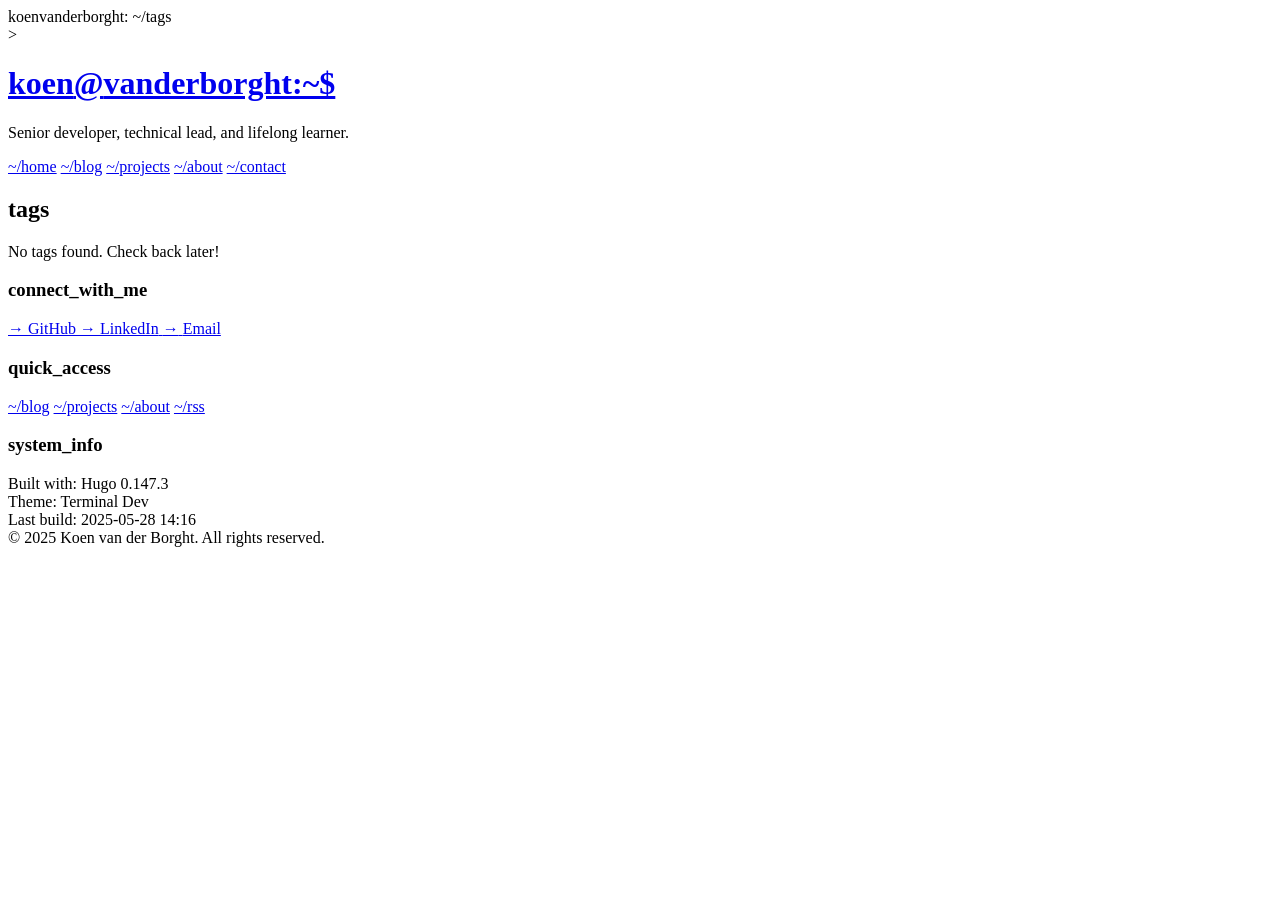
<file: docs/tags/index.html>
<!DOCTYPE html>
<html lang="en">
<head>
    <meta charset="UTF-8">
<meta name="viewport" content="width=device-width, initial-scale=1.0">
<meta name="description" content="Senior developer, technical lead, and lifelong learner.">
<meta name="author" content="">


<meta property="og:type" content="website">
<meta property="og:url" content="https://KoenvanderBorght-Dev.github.io/tags/">
<meta property="og:title" content="Tags | Koen van der Borght">
<meta property="og:description" content="Senior developer, technical lead, and lifelong learner.">


<meta property="twitter:card" content="summary_large_image">
<meta property="twitter:url" content="https://KoenvanderBorght-Dev.github.io/tags/">
<meta property="twitter:title" content="Tags | Koen van der Borght">
<meta property="twitter:description" content="Senior developer, technical lead, and lifelong learner.">

<title>Tags | Koen van der Borght</title>


<link rel="icon" type="image/x-icon" href="/favicon.ico">


<link rel="preconnect" href="https://fonts.googleapis.com">
<link rel="preconnect" href="https://fonts.gstatic.com" crossorigin>
<link href="https://fonts.googleapis.com/css2?family=JetBrains+Mono:wght@300;400;500;600;700&display=swap" rel="stylesheet">



<link rel="stylesheet" href="https://KoenvanderBorght-Dev.github.io/main.1638b37095c3e0f9d9770b702a2980db28795a043820ce8ec7303a0ab011c9a1.css" integrity="sha256-FjizcJXD4PnZdwtwKimA2yh5WgQ4IM6OxzA6CrARyaE=">


<link rel="alternate" type="application/rss+xml" href="https://KoenvanderBorght-Dev.github.io/tags/index.xml" title="Koen van der Borght" />

<script type="application/ld+json">
{
    "@context": "https://schema.org",
    "@type": "WebSite",
    "name": "Tags",
    "headline": "Tags",
    "description": "Senior developer, technical lead, and lifelong learner.",
    "url": "https:\/\/KoenvanderBorght-Dev.github.io\/tags\/",
    "author": {
        "@type": "Person",
        "name": ""
    }
}
</script>
</head>
<body>
    <div class="terminal-window">
        <div class="terminal-header">
            <div class="terminal-button btn-close"></div>
            <div class="terminal-button btn-minimize"></div>
            <div class="terminal-button btn-maximize"></div>
            <div class="terminal-title">koenvanderborght: ~/tags</div>
        </div>

        <header class="header">
    <div class="logo-container">
        <div class="logo">></div>
        <h1 class="site-title">
            <a href="https://KoenvanderBorght-Dev.github.io/">koen<span class="accent">@</span>vanderborght<span class="accent">:~$</span>
            </a>
        </h1>
    </div>
    <p class="tagline">Senior developer, technical lead, and lifelong learner.</p>

    <nav class="nav">
        <a href="https://KoenvanderBorght-Dev.github.io/" class="nav-item ">~/home</a>
        <a href="/posts" class="nav-item ">~/blog</a>
        <a href="/projects" class="nav-item ">~/projects</a>
        <a href="/about" class="nav-item ">~/about</a>
        <a href="/contact" class="nav-item ">~/contact</a>
    </nav>
</header>

        <main class="main-content">
            
<section class="section">
    <h2 class="section-title">tags</h2>
    
    
    
    
    <div class="empty-state">
        <p>No tags found. Check back later!</p>
    </div>
    
    
    
    
    
    
</section>


            
        </main>


        <footer class="footer">
    <div class="footer-content">
        <div class="footer-section">
            <h3 class="footer-title">connect_with_me</h3>
            <div class="social-links">
                
                <a href="https://github.com/KoenvanderBorght-Dev/" class="social-link" target="_blank" rel="noopener">
                    <span class="social-icon">→</span>
                    <span>GitHub</span>
                </a>
                
                
                <a href="https://www.linkedin.com/in/koen-van-der-borght-tilburg/" class="social-link" target="_blank" rel="noopener">
                    <span class="social-icon">→</span>
                    <span>LinkedIn</span>
                </a>
                
                
                
                <a href="mailto:koenvanderborght@outlook.com" class="social-link">
                    <span class="social-icon">→</span>
                    <span>Email</span>
                </a>
                
            </div>
        </div>

        <div class="footer-section">
            <h3 class="footer-title">quick_access</h3>
            <div class="footer-links">
                <a href="/%20posts" class="footer-link">~/blog</a>
                <a href="/%20projects" class="footer-link">~/projects</a>
                <a href="/%20about" class="footer-link">~/about</a>
                <a href="/%20index.xml" class="footer-link">~/rss</a>
            </div>
        </div>

        <div class="footer-section">
            <h3 class="footer-title">system_info</h3>
            <div class="system-info">
                <div class="info-line">
                    <span class="info-label">Built with:</span>
                    <span class="info-value">Hugo 0.147.3</span>
                </div>
                <div class="info-line">
                    <span class="info-label">Theme:</span>
                    <span class="info-value">Terminal Dev</span>
                </div>
                <div class="info-line">
                    <span class="info-label">Last build:</span>
                    <span class="info-value">2025-05-28 14:16</span>
                </div>
            </div>
        </div>
    </div>

    <div class="footer-bottom">
        <div class="copyright">
            <span>© 2025 Koen van der Borght. All rights reserved.</span>
        </div>
    </div>
</footer>
<script>
    const themeToggle = document.getElementById('theme-toggle');
    const root = document.documentElement;
     
    
    const savedTheme = localStorage.getItem('theme');
    if (savedTheme === 'light') {
        root.classList.add('light-mode');
        root.classList.remove('dark-mode');
    } else if (savedTheme === 'dark') {
        root.classList.add('dark-mode');
        root.classList.remove('light-mode');
    }

    
    themeToggle.addEventListener('click', () => {
        if (root.classList.contains('light-mode')) {
            root.classList.remove('light-mode');
            root.classList.add('dark-mode');
            localStorage.setItem('theme', 'dark');
        } else if (root.classList.contains('dark-mode')) {
            root.classList.remove('dark-mode');
            root.classList.remove('light-mode'); 
            localStorage.removeItem('theme');
        } else {
            root.classList.add('light-mode');
            root.classList.remove('dark-mode');
            localStorage.setItem('theme', 'light');
        }
    });

</script>
    </div>

    
</body>
</html>
</file>
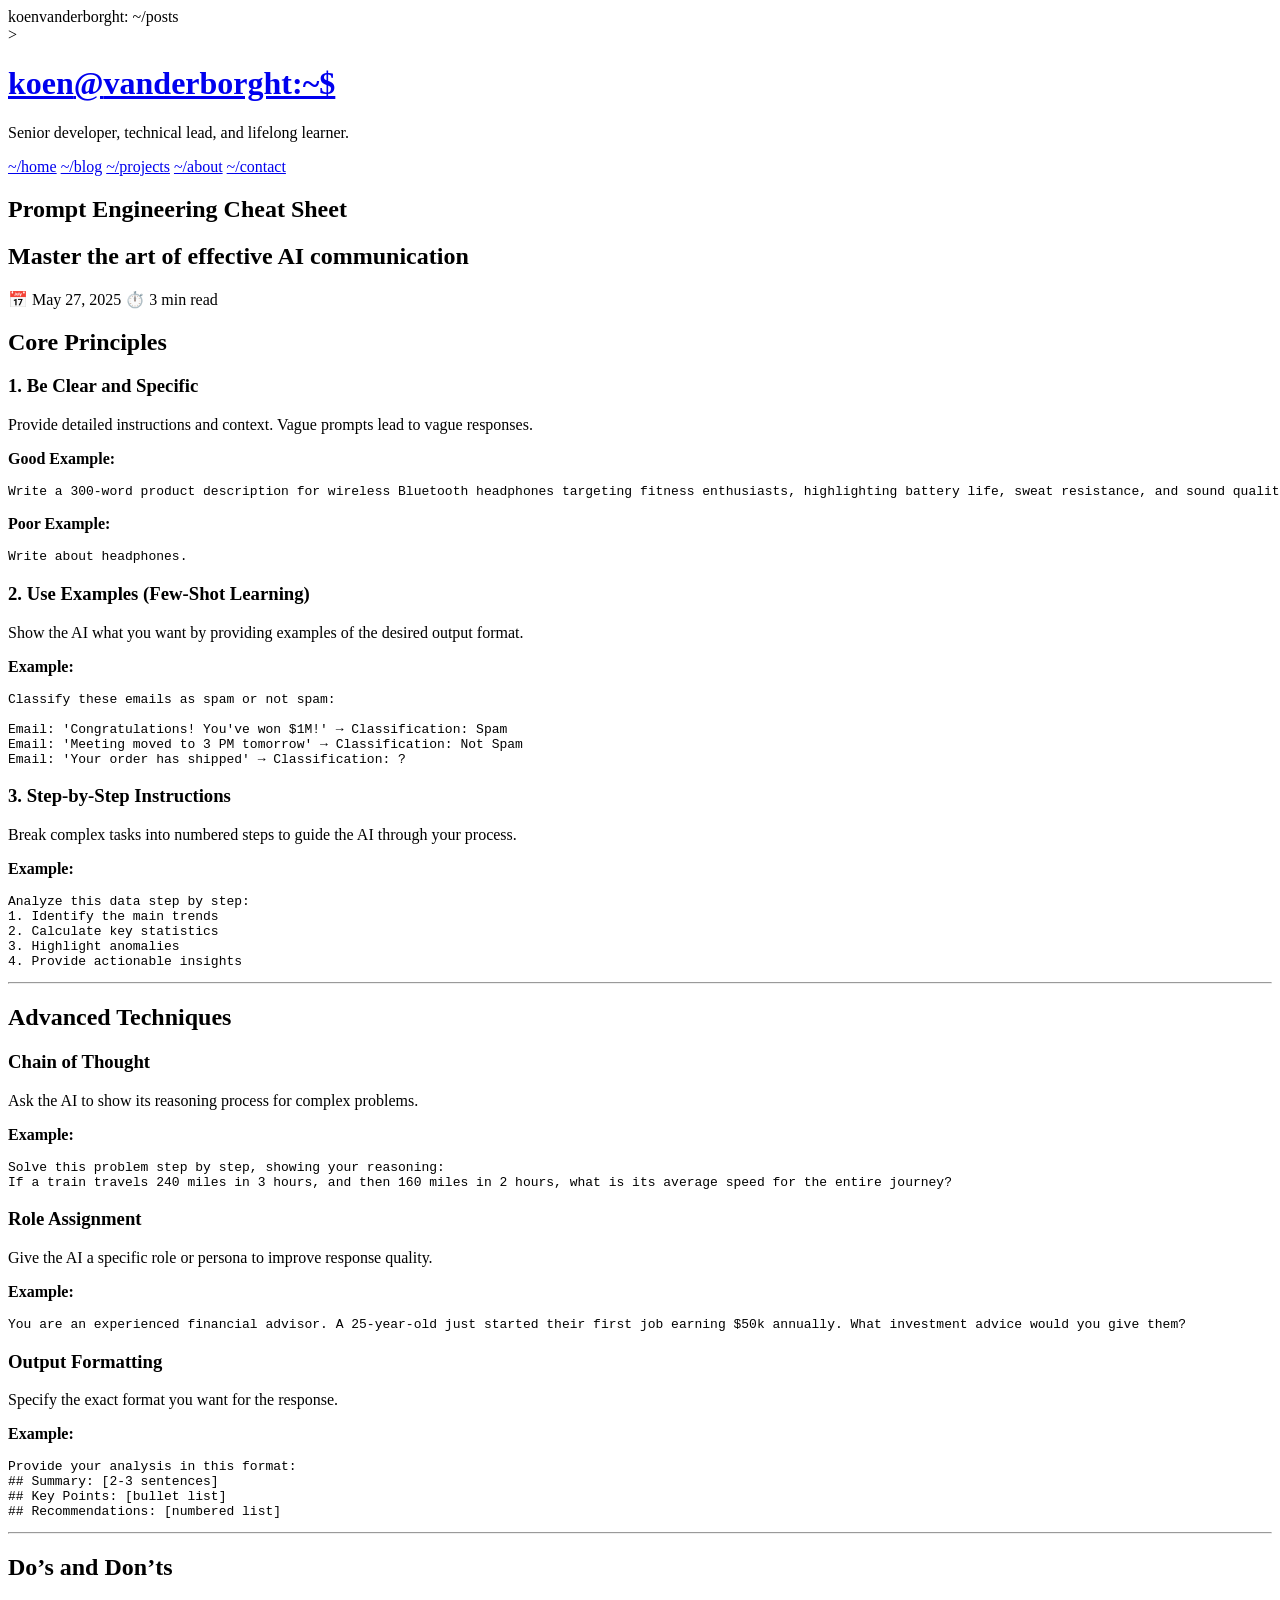
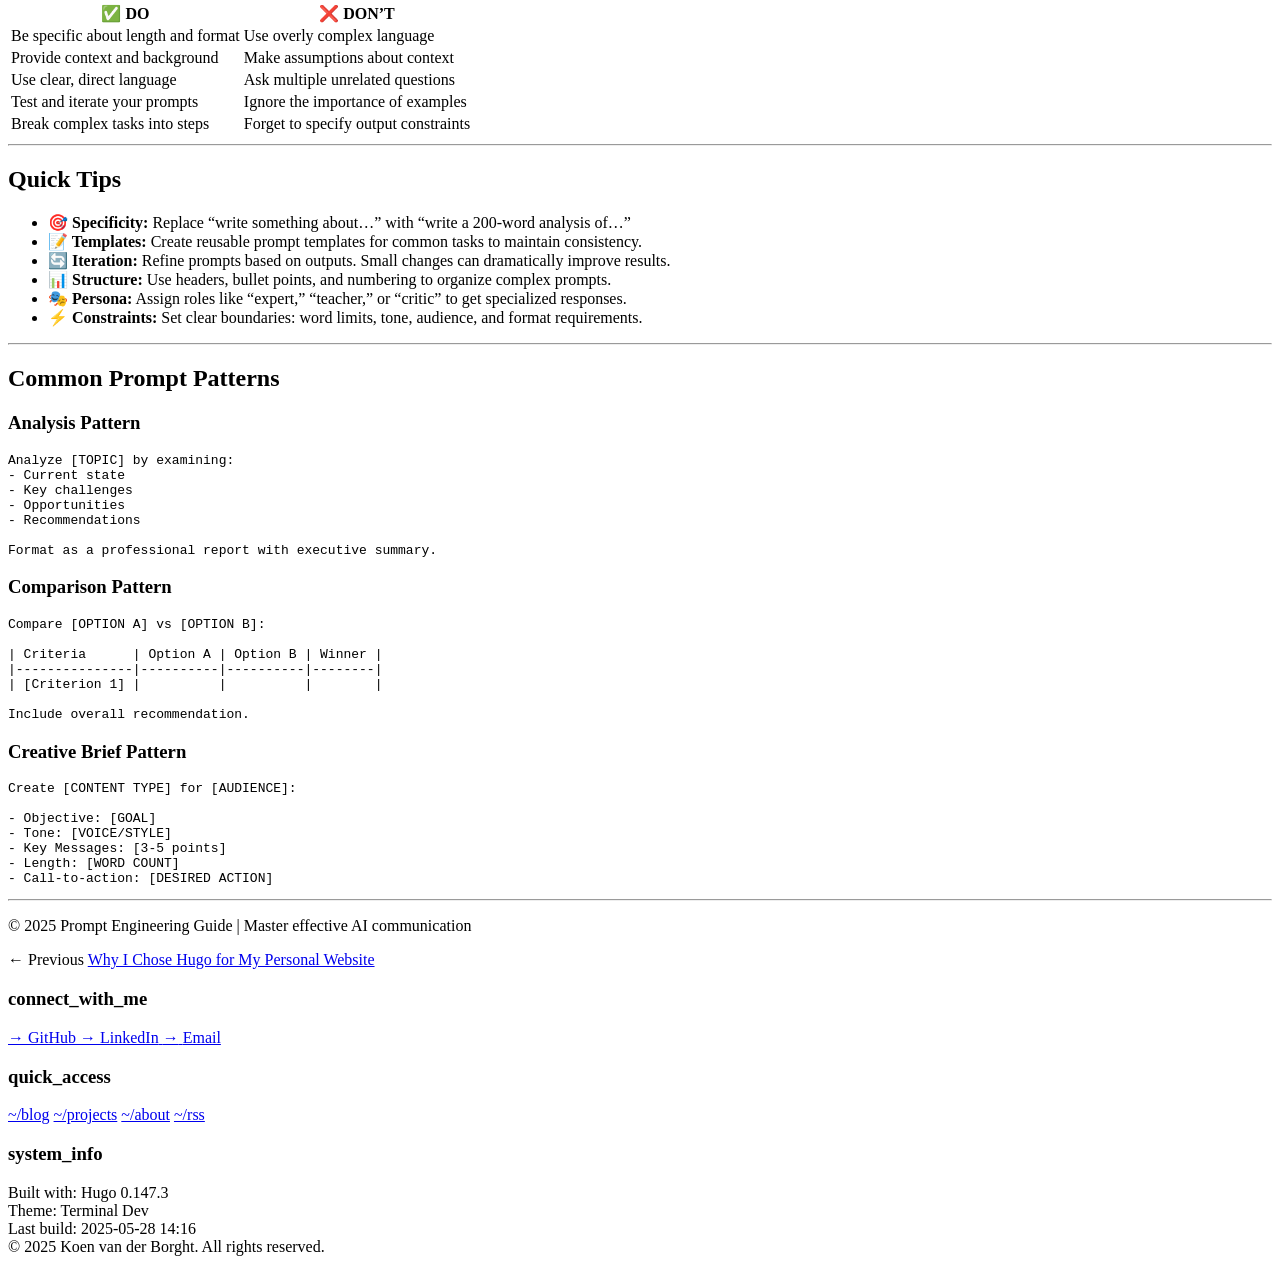
<file: docs/posts/prompt-engineering-cheat-sheet/index.html>
<!DOCTYPE html>
<html lang="en">
<head>
    <meta charset="UTF-8">
<meta name="viewport" content="width=device-width, initial-scale=1.0">
<meta name="description" content="Senior developer, technical lead, and lifelong learner.">
<meta name="author" content="">


<meta property="og:type" content="article">
<meta property="og:url" content="https://KoenvanderBorght-Dev.github.io/posts/prompt-engineering-cheat-sheet/">
<meta property="og:title" content="Prompt Engineering Cheat Sheet | Koen van der Borght">
<meta property="og:description" content="Senior developer, technical lead, and lifelong learner.">


<meta property="twitter:card" content="summary_large_image">
<meta property="twitter:url" content="https://KoenvanderBorght-Dev.github.io/posts/prompt-engineering-cheat-sheet/">
<meta property="twitter:title" content="Prompt Engineering Cheat Sheet | Koen van der Borght">
<meta property="twitter:description" content="Senior developer, technical lead, and lifelong learner.">

<title>Prompt Engineering Cheat Sheet | Koen van der Borght</title>


<link rel="icon" type="image/x-icon" href="/favicon.ico">


<link rel="preconnect" href="https://fonts.googleapis.com">
<link rel="preconnect" href="https://fonts.gstatic.com" crossorigin>
<link href="https://fonts.googleapis.com/css2?family=JetBrains+Mono:wght@300;400;500;600;700&display=swap" rel="stylesheet">



<link rel="stylesheet" href="https://KoenvanderBorght-Dev.github.io/main.1638b37095c3e0f9d9770b702a2980db28795a043820ce8ec7303a0ab011c9a1.css" integrity="sha256-FjizcJXD4PnZdwtwKimA2yh5WgQ4IM6OxzA6CrARyaE=">



<script type="application/ld+json">
{
    "@context": "https://schema.org",
    "@type": "BlogPosting",
    "name": "Prompt Engineering Cheat Sheet",
    "headline": "Prompt Engineering Cheat Sheet",
    "description": "Senior developer, technical lead, and lifelong learner.",
    "url": "https:\/\/KoenvanderBorght-Dev.github.io\/posts\/prompt-engineering-cheat-sheet\/",
    "author": {
        "@type": "Person",
        "name": ""
    },
    "datePublished": "2025-05-27T00:00:00Z",
    "dateModified": "2025-05-27T00:00:00Z"
}
</script>
</head>
<body>
    <div class="terminal-window">
        <div class="terminal-header">
            <div class="terminal-button btn-close"></div>
            <div class="terminal-button btn-minimize"></div>
            <div class="terminal-button btn-maximize"></div>
            <div class="terminal-title">koenvanderborght: ~/posts</div>
        </div>

        <header class="header">
    <div class="logo-container">
        <div class="logo">></div>
        <h1 class="site-title">
            <a href="https://KoenvanderBorght-Dev.github.io/">koen<span class="accent">@</span>vanderborght<span class="accent">:~$</span>
            </a>
        </h1>
    </div>
    <p class="tagline">Senior developer, technical lead, and lifelong learner.</p>

    <nav class="nav">
        <a href="https://KoenvanderBorght-Dev.github.io/" class="nav-item ">~/home</a>
        <a href="/posts" class="nav-item ">~/blog</a>
        <a href="/projects" class="nav-item ">~/projects</a>
        <a href="/about" class="nav-item ">~/about</a>
        <a href="/contact" class="nav-item ">~/contact</a>
    </nav>
</header>

        <main class="main-content">
            
<article class="single-post">
    <header class="post-header">
        <h1 class="post-title">Prompt Engineering Cheat Sheet</h1>
        
        <h2 class="post-subtitle">Master the art of effective AI communication</h2>
        
        <div class="post-meta">
            <span class="post-date">📅 May 27, 2025</span>
            <span class="post-reading-time">⏱️ 3 min read</span>
            
        </div>
        
    </header>
    
    <div class="post-content">
        <h2 id="core-principles">Core Principles</h2>
<h3 id="1-be-clear-and-specific">1. Be Clear and Specific</h3>
<p>Provide detailed instructions and context. Vague prompts lead to vague responses.</p>
<p><strong>Good Example:</strong></p>
<pre tabindex="0"><code>Write a 300-word product description for wireless Bluetooth headphones targeting fitness enthusiasts, highlighting battery life, sweat resistance, and sound quality.
</code></pre><p><strong>Poor Example:</strong></p>
<pre tabindex="0"><code>Write about headphones.
</code></pre><h3 id="2-use-examples-few-shot-learning">2. Use Examples (Few-Shot Learning)</h3>
<p>Show the AI what you want by providing examples of the desired output format.</p>
<p><strong>Example:</strong></p>
<pre tabindex="0"><code>Classify these emails as spam or not spam:

Email: &#39;Congratulations! You&#39;ve won $1M!&#39; → Classification: Spam
Email: &#39;Meeting moved to 3 PM tomorrow&#39; → Classification: Not Spam
Email: &#39;Your order has shipped&#39; → Classification: ?
</code></pre><h3 id="3-step-by-step-instructions">3. Step-by-Step Instructions</h3>
<p>Break complex tasks into numbered steps to guide the AI through your process.</p>
<p><strong>Example:</strong></p>
<pre tabindex="0"><code>Analyze this data step by step:
1. Identify the main trends
2. Calculate key statistics
3. Highlight anomalies
4. Provide actionable insights
</code></pre><hr>
<h2 id="advanced-techniques">Advanced Techniques</h2>
<h3 id="chain-of-thought">Chain of Thought</h3>
<p>Ask the AI to show its reasoning process for complex problems.</p>
<p><strong>Example:</strong></p>
<pre tabindex="0"><code>Solve this problem step by step, showing your reasoning:
If a train travels 240 miles in 3 hours, and then 160 miles in 2 hours, what is its average speed for the entire journey?
</code></pre><h3 id="role-assignment">Role Assignment</h3>
<p>Give the AI a specific role or persona to improve response quality.</p>
<p><strong>Example:</strong></p>
<pre tabindex="0"><code>You are an experienced financial advisor. A 25-year-old just started their first job earning $50k annually. What investment advice would you give them?
</code></pre><h3 id="output-formatting">Output Formatting</h3>
<p>Specify the exact format you want for the response.</p>
<p><strong>Example:</strong></p>
<pre tabindex="0"><code>Provide your analysis in this format:
## Summary: [2-3 sentences]
## Key Points: [bullet list]
## Recommendations: [numbered list]
</code></pre><hr>
<h2 id="dos-and-donts">Do&rsquo;s and Don&rsquo;ts</h2>
<table>
  <thead>
      <tr>
          <th>✅ <strong>DO</strong></th>
          <th>❌ <strong>DON&rsquo;T</strong></th>
      </tr>
  </thead>
  <tbody>
      <tr>
          <td>Be specific about length and format</td>
          <td>Use overly complex language</td>
      </tr>
      <tr>
          <td>Provide context and background</td>
          <td>Make assumptions about context</td>
      </tr>
      <tr>
          <td>Use clear, direct language</td>
          <td>Ask multiple unrelated questions</td>
      </tr>
      <tr>
          <td>Test and iterate your prompts</td>
          <td>Ignore the importance of examples</td>
      </tr>
      <tr>
          <td>Break complex tasks into steps</td>
          <td>Forget to specify output constraints</td>
      </tr>
  </tbody>
</table>
<hr>
<h2 id="quick-tips">Quick Tips</h2>
<ul>
<li><strong>🎯 Specificity:</strong> Replace &ldquo;write something about&hellip;&rdquo; with &ldquo;write a 200-word analysis of&hellip;&rdquo;</li>
<li><strong>📝 Templates:</strong> Create reusable prompt templates for common tasks to maintain consistency.</li>
<li><strong>🔄 Iteration:</strong> Refine prompts based on outputs. Small changes can dramatically improve results.</li>
<li><strong>📊 Structure:</strong> Use headers, bullet points, and numbering to organize complex prompts.</li>
<li><strong>🎭 Persona:</strong> Assign roles like &ldquo;expert,&rdquo; &ldquo;teacher,&rdquo; or &ldquo;critic&rdquo; to get specialized responses.</li>
<li><strong>⚡ Constraints:</strong> Set clear boundaries: word limits, tone, audience, and format requirements.</li>
</ul>
<hr>
<h2 id="common-prompt-patterns">Common Prompt Patterns</h2>
<h3 id="analysis-pattern">Analysis Pattern</h3>
<pre tabindex="0"><code>Analyze [TOPIC] by examining:
- Current state
- Key challenges
- Opportunities
- Recommendations

Format as a professional report with executive summary.
</code></pre><h3 id="comparison-pattern">Comparison Pattern</h3>
<pre tabindex="0"><code>Compare [OPTION A] vs [OPTION B]:

| Criteria      | Option A | Option B | Winner |
|---------------|----------|----------|--------|
| [Criterion 1] |          |          |        |

Include overall recommendation.
</code></pre><h3 id="creative-brief-pattern">Creative Brief Pattern</h3>
<pre tabindex="0"><code>Create [CONTENT TYPE] for [AUDIENCE]:

- Objective: [GOAL]
- Tone: [VOICE/STYLE]
- Key Messages: [3-5 points]
- Length: [WORD COUNT]
- Call-to-action: [DESIRED ACTION]
</code></pre><hr>
<p>© 2025 Prompt Engineering Guide | Master effective AI communication</p>

    </div>
    
    <footer class="post-footer">
        <div class="post-nav">
            
            <div class="post-nav-item prev">
                <span class="post-nav-label">← Previous</span>
                <a href="https://KoenvanderBorght-Dev.github.io/posts/why-i-chose-hugo/" class="post-nav-title">Why I Chose Hugo for My Personal Website</a>
            </div>
            
            
            
        </div>
    </footer>
</article>


            
        </main>


        <footer class="footer">
    <div class="footer-content">
        <div class="footer-section">
            <h3 class="footer-title">connect_with_me</h3>
            <div class="social-links">
                
                <a href="https://github.com/KoenvanderBorght-Dev/" class="social-link" target="_blank" rel="noopener">
                    <span class="social-icon">→</span>
                    <span>GitHub</span>
                </a>
                
                
                <a href="https://www.linkedin.com/in/koen-van-der-borght-tilburg/" class="social-link" target="_blank" rel="noopener">
                    <span class="social-icon">→</span>
                    <span>LinkedIn</span>
                </a>
                
                
                
                <a href="mailto:koenvanderborght@outlook.com" class="social-link">
                    <span class="social-icon">→</span>
                    <span>Email</span>
                </a>
                
            </div>
        </div>

        <div class="footer-section">
            <h3 class="footer-title">quick_access</h3>
            <div class="footer-links">
                <a href="/%20posts" class="footer-link">~/blog</a>
                <a href="/%20projects" class="footer-link">~/projects</a>
                <a href="/%20about" class="footer-link">~/about</a>
                <a href="/%20index.xml" class="footer-link">~/rss</a>
            </div>
        </div>

        <div class="footer-section">
            <h3 class="footer-title">system_info</h3>
            <div class="system-info">
                <div class="info-line">
                    <span class="info-label">Built with:</span>
                    <span class="info-value">Hugo 0.147.3</span>
                </div>
                <div class="info-line">
                    <span class="info-label">Theme:</span>
                    <span class="info-value">Terminal Dev</span>
                </div>
                <div class="info-line">
                    <span class="info-label">Last build:</span>
                    <span class="info-value">2025-05-28 14:16</span>
                </div>
            </div>
        </div>
    </div>

    <div class="footer-bottom">
        <div class="copyright">
            <span>© 2025 Koen van der Borght. All rights reserved.</span>
        </div>
    </div>
</footer>
<script>
    const themeToggle = document.getElementById('theme-toggle');
    const root = document.documentElement;
     
    
    const savedTheme = localStorage.getItem('theme');
    if (savedTheme === 'light') {
        root.classList.add('light-mode');
        root.classList.remove('dark-mode');
    } else if (savedTheme === 'dark') {
        root.classList.add('dark-mode');
        root.classList.remove('light-mode');
    }

    
    themeToggle.addEventListener('click', () => {
        if (root.classList.contains('light-mode')) {
            root.classList.remove('light-mode');
            root.classList.add('dark-mode');
            localStorage.setItem('theme', 'dark');
        } else if (root.classList.contains('dark-mode')) {
            root.classList.remove('dark-mode');
            root.classList.remove('light-mode'); 
            localStorage.removeItem('theme');
        } else {
            root.classList.add('light-mode');
            root.classList.remove('dark-mode');
            localStorage.setItem('theme', 'light');
        }
    });

</script>
    </div>

    
</body>
</html>
</file>
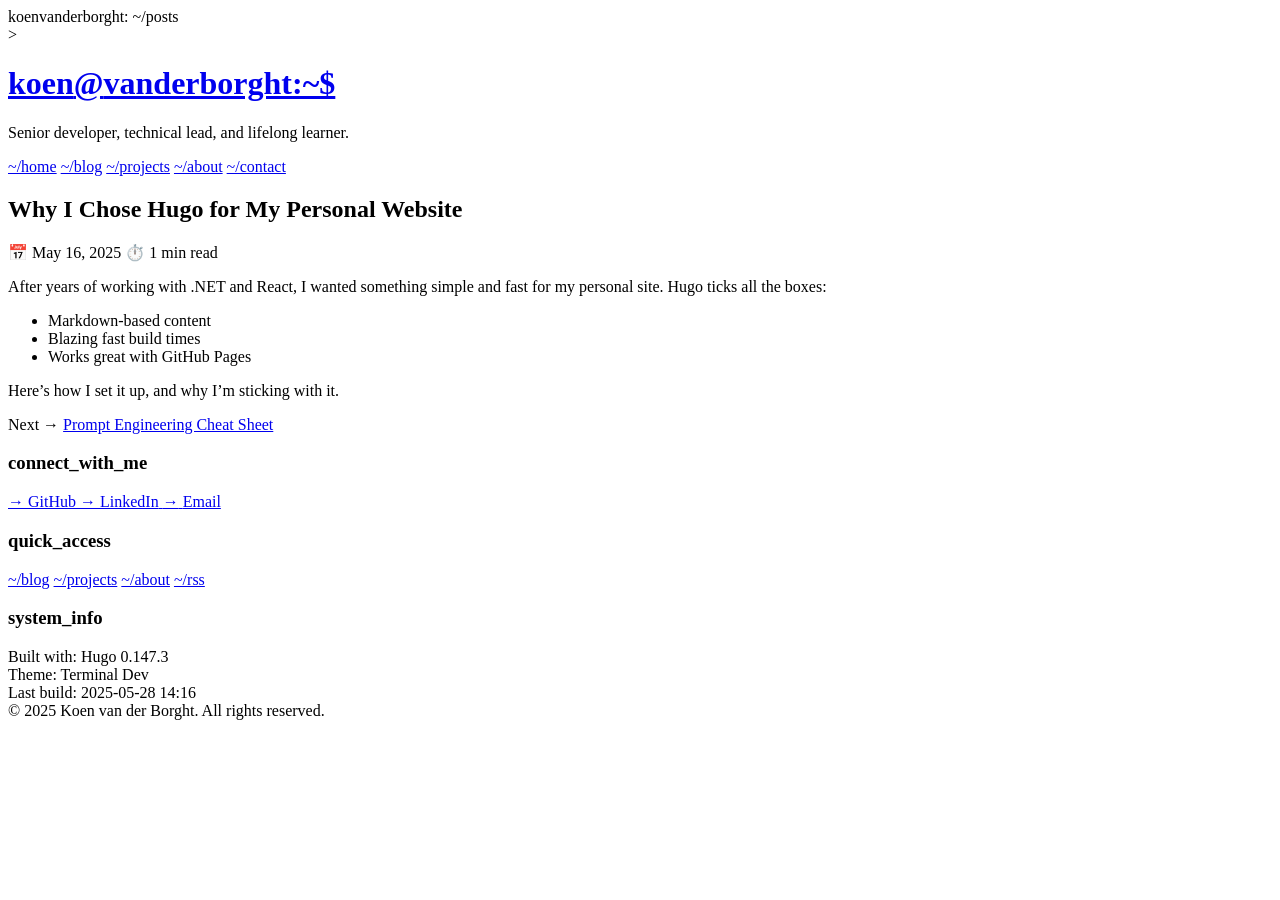
<file: docs/posts/why-i-chose-hugo/index.html>
<!DOCTYPE html>
<html lang="en">
<head>
    <meta charset="UTF-8">
<meta name="viewport" content="width=device-width, initial-scale=1.0">
<meta name="description" content="Senior developer, technical lead, and lifelong learner.">
<meta name="author" content="">


<meta property="og:type" content="article">
<meta property="og:url" content="https://KoenvanderBorght-Dev.github.io/posts/why-i-chose-hugo/">
<meta property="og:title" content="Why I Chose Hugo for My Personal Website | Koen van der Borght">
<meta property="og:description" content="Senior developer, technical lead, and lifelong learner.">


<meta property="twitter:card" content="summary_large_image">
<meta property="twitter:url" content="https://KoenvanderBorght-Dev.github.io/posts/why-i-chose-hugo/">
<meta property="twitter:title" content="Why I Chose Hugo for My Personal Website | Koen van der Borght">
<meta property="twitter:description" content="Senior developer, technical lead, and lifelong learner.">

<title>Why I Chose Hugo for My Personal Website | Koen van der Borght</title>


<link rel="icon" type="image/x-icon" href="/favicon.ico">


<link rel="preconnect" href="https://fonts.googleapis.com">
<link rel="preconnect" href="https://fonts.gstatic.com" crossorigin>
<link href="https://fonts.googleapis.com/css2?family=JetBrains+Mono:wght@300;400;500;600;700&display=swap" rel="stylesheet">



<link rel="stylesheet" href="https://KoenvanderBorght-Dev.github.io/main.1638b37095c3e0f9d9770b702a2980db28795a043820ce8ec7303a0ab011c9a1.css" integrity="sha256-FjizcJXD4PnZdwtwKimA2yh5WgQ4IM6OxzA6CrARyaE=">



<script type="application/ld+json">
{
    "@context": "https://schema.org",
    "@type": "BlogPosting",
    "name": "Why I Chose Hugo for My Personal Website",
    "headline": "Why I Chose Hugo for My Personal Website",
    "description": "Senior developer, technical lead, and lifelong learner.",
    "url": "https:\/\/KoenvanderBorght-Dev.github.io\/posts\/why-i-chose-hugo\/",
    "author": {
        "@type": "Person",
        "name": ""
    },
    "datePublished": "2025-05-16T00:00:00Z",
    "dateModified": "2025-05-16T00:00:00Z"
}
</script>
</head>
<body>
    <div class="terminal-window">
        <div class="terminal-header">
            <div class="terminal-button btn-close"></div>
            <div class="terminal-button btn-minimize"></div>
            <div class="terminal-button btn-maximize"></div>
            <div class="terminal-title">koenvanderborght: ~/posts</div>
        </div>

        <header class="header">
    <div class="logo-container">
        <div class="logo">></div>
        <h1 class="site-title">
            <a href="https://KoenvanderBorght-Dev.github.io/">koen<span class="accent">@</span>vanderborght<span class="accent">:~$</span>
            </a>
        </h1>
    </div>
    <p class="tagline">Senior developer, technical lead, and lifelong learner.</p>

    <nav class="nav">
        <a href="https://KoenvanderBorght-Dev.github.io/" class="nav-item ">~/home</a>
        <a href="/posts" class="nav-item ">~/blog</a>
        <a href="/projects" class="nav-item ">~/projects</a>
        <a href="/about" class="nav-item ">~/about</a>
        <a href="/contact" class="nav-item ">~/contact</a>
    </nav>
</header>

        <main class="main-content">
            
<article class="single-post">
    <header class="post-header">
        <h1 class="post-title">Why I Chose Hugo for My Personal Website</h1>
        
        <div class="post-meta">
            <span class="post-date">📅 May 16, 2025</span>
            <span class="post-reading-time">⏱️ 1 min read</span>
            
        </div>
        
    </header>
    
    <div class="post-content">
        <p>After years of working with .NET and React, I wanted something simple and fast for my personal site. Hugo ticks all the boxes:</p>
<ul>
<li>Markdown-based content</li>
<li>Blazing fast build times</li>
<li>Works great with GitHub Pages</li>
</ul>
<p>Here’s how I set it up, and why I’m sticking with it.</p>

    </div>
    
    <footer class="post-footer">
        <div class="post-nav">
            
            
            
            <div class="post-nav-item next">
                <span class="post-nav-label">Next →</span>
                <a href="https://KoenvanderBorght-Dev.github.io/posts/prompt-engineering-cheat-sheet/" class="post-nav-title">Prompt Engineering Cheat Sheet</a>
            </div>
            
        </div>
    </footer>
</article>


            
        </main>


        <footer class="footer">
    <div class="footer-content">
        <div class="footer-section">
            <h3 class="footer-title">connect_with_me</h3>
            <div class="social-links">
                
                <a href="https://github.com/KoenvanderBorght-Dev/" class="social-link" target="_blank" rel="noopener">
                    <span class="social-icon">→</span>
                    <span>GitHub</span>
                </a>
                
                
                <a href="https://www.linkedin.com/in/koen-van-der-borght-tilburg/" class="social-link" target="_blank" rel="noopener">
                    <span class="social-icon">→</span>
                    <span>LinkedIn</span>
                </a>
                
                
                
                <a href="mailto:koenvanderborght@outlook.com" class="social-link">
                    <span class="social-icon">→</span>
                    <span>Email</span>
                </a>
                
            </div>
        </div>

        <div class="footer-section">
            <h3 class="footer-title">quick_access</h3>
            <div class="footer-links">
                <a href="/%20posts" class="footer-link">~/blog</a>
                <a href="/%20projects" class="footer-link">~/projects</a>
                <a href="/%20about" class="footer-link">~/about</a>
                <a href="/%20index.xml" class="footer-link">~/rss</a>
            </div>
        </div>

        <div class="footer-section">
            <h3 class="footer-title">system_info</h3>
            <div class="system-info">
                <div class="info-line">
                    <span class="info-label">Built with:</span>
                    <span class="info-value">Hugo 0.147.3</span>
                </div>
                <div class="info-line">
                    <span class="info-label">Theme:</span>
                    <span class="info-value">Terminal Dev</span>
                </div>
                <div class="info-line">
                    <span class="info-label">Last build:</span>
                    <span class="info-value">2025-05-28 14:16</span>
                </div>
            </div>
        </div>
    </div>

    <div class="footer-bottom">
        <div class="copyright">
            <span>© 2025 Koen van der Borght. All rights reserved.</span>
        </div>
    </div>
</footer>
<script>
    const themeToggle = document.getElementById('theme-toggle');
    const root = document.documentElement;
     
    
    const savedTheme = localStorage.getItem('theme');
    if (savedTheme === 'light') {
        root.classList.add('light-mode');
        root.classList.remove('dark-mode');
    } else if (savedTheme === 'dark') {
        root.classList.add('dark-mode');
        root.classList.remove('light-mode');
    }

    
    themeToggle.addEventListener('click', () => {
        if (root.classList.contains('light-mode')) {
            root.classList.remove('light-mode');
            root.classList.add('dark-mode');
            localStorage.setItem('theme', 'dark');
        } else if (root.classList.contains('dark-mode')) {
            root.classList.remove('dark-mode');
            root.classList.remove('light-mode'); 
            localStorage.removeItem('theme');
        } else {
            root.classList.add('light-mode');
            root.classList.remove('dark-mode');
            localStorage.setItem('theme', 'light');
        }
    });

</script>
    </div>

    
</body>
</html>
</file>
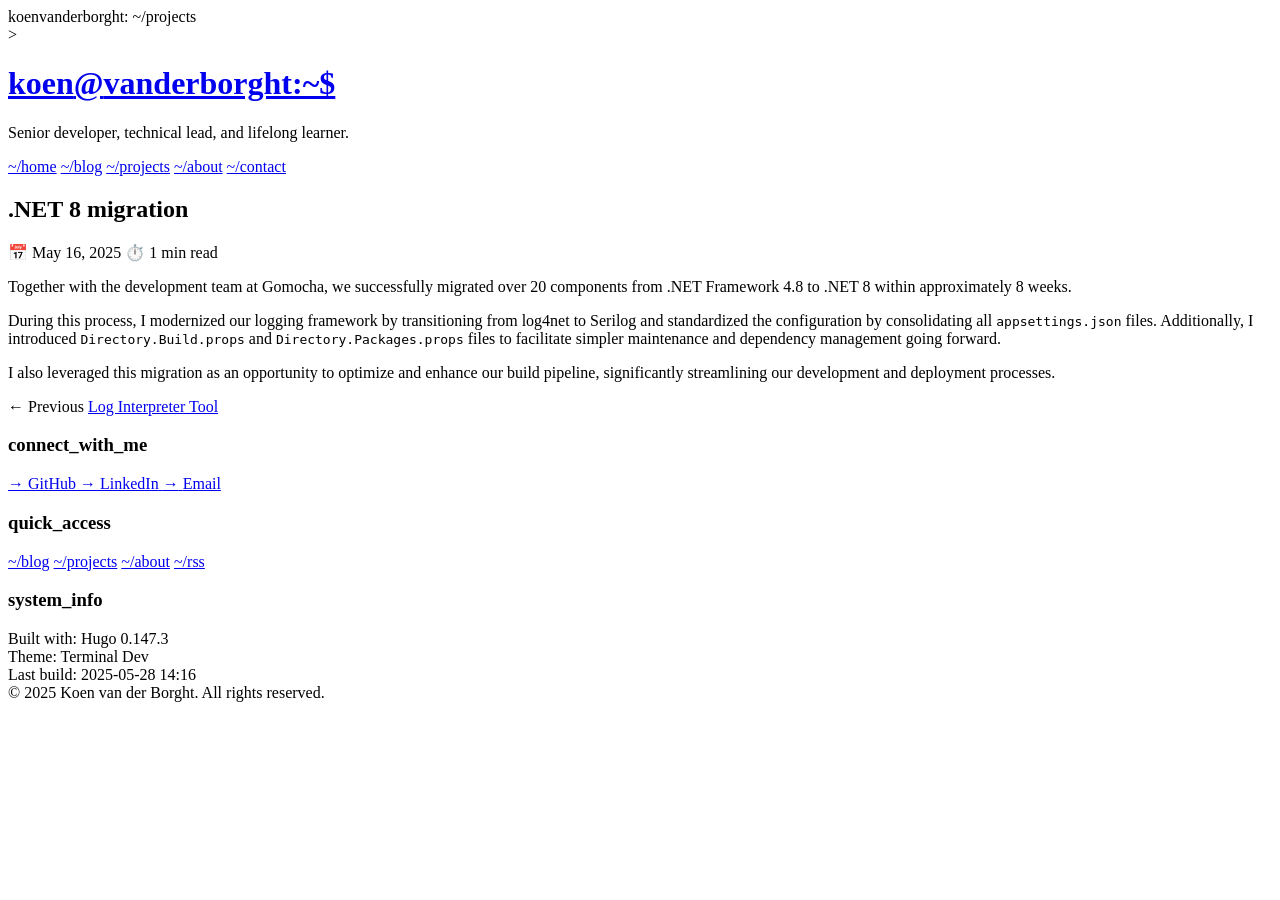
<file: docs/projects/dotnet-8-migration/index.html>
<!DOCTYPE html>
<html lang="en">
<head>
    <meta charset="UTF-8">
<meta name="viewport" content="width=device-width, initial-scale=1.0">
<meta name="description" content="Senior developer, technical lead, and lifelong learner.">
<meta name="author" content="">


<meta property="og:type" content="article">
<meta property="og:url" content="https://KoenvanderBorght-Dev.github.io/projects/dotnet-8-migration/">
<meta property="og:title" content=".NET 8 migration | Koen van der Borght">
<meta property="og:description" content="Senior developer, technical lead, and lifelong learner.">


<meta property="twitter:card" content="summary_large_image">
<meta property="twitter:url" content="https://KoenvanderBorght-Dev.github.io/projects/dotnet-8-migration/">
<meta property="twitter:title" content=".NET 8 migration | Koen van der Borght">
<meta property="twitter:description" content="Senior developer, technical lead, and lifelong learner.">

<title>.NET 8 migration | Koen van der Borght</title>


<link rel="icon" type="image/x-icon" href="/favicon.ico">


<link rel="preconnect" href="https://fonts.googleapis.com">
<link rel="preconnect" href="https://fonts.gstatic.com" crossorigin>
<link href="https://fonts.googleapis.com/css2?family=JetBrains+Mono:wght@300;400;500;600;700&display=swap" rel="stylesheet">



<link rel="stylesheet" href="https://KoenvanderBorght-Dev.github.io/main.1638b37095c3e0f9d9770b702a2980db28795a043820ce8ec7303a0ab011c9a1.css" integrity="sha256-FjizcJXD4PnZdwtwKimA2yh5WgQ4IM6OxzA6CrARyaE=">



<script type="application/ld+json">
{
    "@context": "https://schema.org",
    "@type": "BlogPosting",
    "name": ".NET 8 migration",
    "headline": ".NET 8 migration",
    "description": "Senior developer, technical lead, and lifelong learner.",
    "url": "https:\/\/KoenvanderBorght-Dev.github.io\/projects\/dotnet-8-migration\/",
    "author": {
        "@type": "Person",
        "name": ""
    },
    "datePublished": "2025-05-16T00:00:00Z",
    "dateModified": "2025-05-16T00:00:00Z"
}
</script>
</head>
<body>
    <div class="terminal-window">
        <div class="terminal-header">
            <div class="terminal-button btn-close"></div>
            <div class="terminal-button btn-minimize"></div>
            <div class="terminal-button btn-maximize"></div>
            <div class="terminal-title">koenvanderborght: ~/projects</div>
        </div>

        <header class="header">
    <div class="logo-container">
        <div class="logo">></div>
        <h1 class="site-title">
            <a href="https://KoenvanderBorght-Dev.github.io/">koen<span class="accent">@</span>vanderborght<span class="accent">:~$</span>
            </a>
        </h1>
    </div>
    <p class="tagline">Senior developer, technical lead, and lifelong learner.</p>

    <nav class="nav">
        <a href="https://KoenvanderBorght-Dev.github.io/" class="nav-item ">~/home</a>
        <a href="/posts" class="nav-item ">~/blog</a>
        <a href="/projects" class="nav-item ">~/projects</a>
        <a href="/about" class="nav-item ">~/about</a>
        <a href="/contact" class="nav-item ">~/contact</a>
    </nav>
</header>

        <main class="main-content">
            
<article class="single-post">
    <header class="post-header">
        <h1 class="post-title">.NET 8 migration</h1>
        
        <div class="post-meta">
            <span class="post-date">📅 May 16, 2025</span>
            <span class="post-reading-time">⏱️ 1 min read</span>
            
        </div>
        
    </header>
    
    <div class="post-content">
        <p>Together with the development team at Gomocha, we successfully migrated over 20 components from .NET Framework 4.8 to .NET 8 within approximately 8 weeks.</p>
<p>During this process, I modernized our logging framework by transitioning from log4net to Serilog and standardized the configuration by consolidating all <code>appsettings.json</code> files. Additionally, I introduced <code>Directory.Build.props</code> and <code>Directory.Packages.props</code> files to facilitate simpler maintenance and dependency management going forward.</p>
<p>I also leveraged this migration as an opportunity to optimize and enhance our build pipeline, significantly streamlining our development and deployment processes.</p>

    </div>
    
    <footer class="post-footer">
        <div class="post-nav">
            
            <div class="post-nav-item prev">
                <span class="post-nav-label">← Previous</span>
                <a href="https://KoenvanderBorght-Dev.github.io/projects/log-interpreter/" class="post-nav-title">Log Interpreter Tool</a>
            </div>
            
            
            
        </div>
    </footer>
</article>


            
        </main>


        <footer class="footer">
    <div class="footer-content">
        <div class="footer-section">
            <h3 class="footer-title">connect_with_me</h3>
            <div class="social-links">
                
                <a href="https://github.com/KoenvanderBorght-Dev/" class="social-link" target="_blank" rel="noopener">
                    <span class="social-icon">→</span>
                    <span>GitHub</span>
                </a>
                
                
                <a href="https://www.linkedin.com/in/koen-van-der-borght-tilburg/" class="social-link" target="_blank" rel="noopener">
                    <span class="social-icon">→</span>
                    <span>LinkedIn</span>
                </a>
                
                
                
                <a href="mailto:koenvanderborght@outlook.com" class="social-link">
                    <span class="social-icon">→</span>
                    <span>Email</span>
                </a>
                
            </div>
        </div>

        <div class="footer-section">
            <h3 class="footer-title">quick_access</h3>
            <div class="footer-links">
                <a href="/%20posts" class="footer-link">~/blog</a>
                <a href="/%20projects" class="footer-link">~/projects</a>
                <a href="/%20about" class="footer-link">~/about</a>
                <a href="/%20index.xml" class="footer-link">~/rss</a>
            </div>
        </div>

        <div class="footer-section">
            <h3 class="footer-title">system_info</h3>
            <div class="system-info">
                <div class="info-line">
                    <span class="info-label">Built with:</span>
                    <span class="info-value">Hugo 0.147.3</span>
                </div>
                <div class="info-line">
                    <span class="info-label">Theme:</span>
                    <span class="info-value">Terminal Dev</span>
                </div>
                <div class="info-line">
                    <span class="info-label">Last build:</span>
                    <span class="info-value">2025-05-28 14:16</span>
                </div>
            </div>
        </div>
    </div>

    <div class="footer-bottom">
        <div class="copyright">
            <span>© 2025 Koen van der Borght. All rights reserved.</span>
        </div>
    </div>
</footer>
<script>
    const themeToggle = document.getElementById('theme-toggle');
    const root = document.documentElement;
     
    
    const savedTheme = localStorage.getItem('theme');
    if (savedTheme === 'light') {
        root.classList.add('light-mode');
        root.classList.remove('dark-mode');
    } else if (savedTheme === 'dark') {
        root.classList.add('dark-mode');
        root.classList.remove('light-mode');
    }

    
    themeToggle.addEventListener('click', () => {
        if (root.classList.contains('light-mode')) {
            root.classList.remove('light-mode');
            root.classList.add('dark-mode');
            localStorage.setItem('theme', 'dark');
        } else if (root.classList.contains('dark-mode')) {
            root.classList.remove('dark-mode');
            root.classList.remove('light-mode'); 
            localStorage.removeItem('theme');
        } else {
            root.classList.add('light-mode');
            root.classList.remove('dark-mode');
            localStorage.setItem('theme', 'light');
        }
    });

</script>
    </div>

    
</body>
</html>
</file>
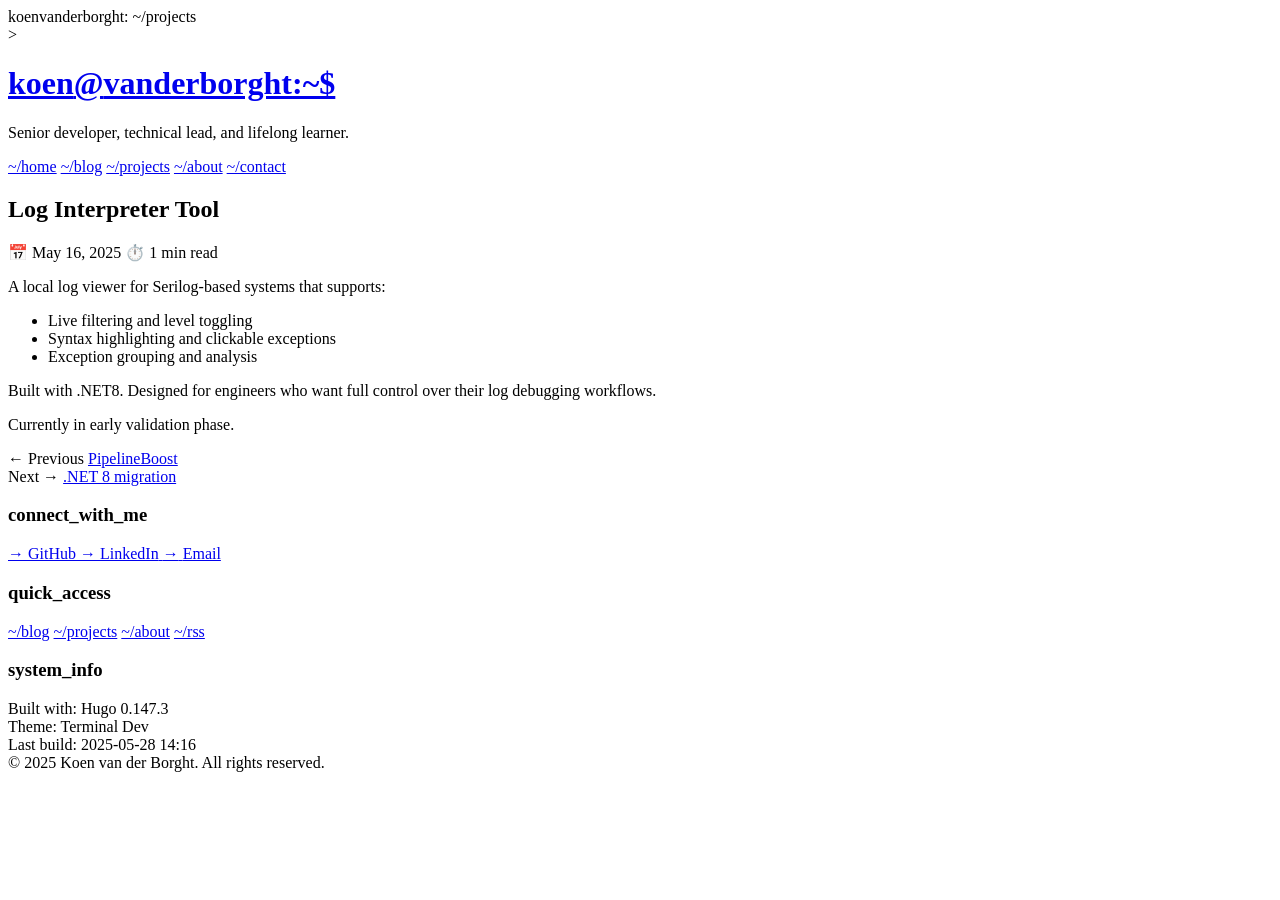
<file: docs/projects/log-interpreter/index.html>
<!DOCTYPE html>
<html lang="en">
<head>
    <meta charset="UTF-8">
<meta name="viewport" content="width=device-width, initial-scale=1.0">
<meta name="description" content="Senior developer, technical lead, and lifelong learner.">
<meta name="author" content="">


<meta property="og:type" content="article">
<meta property="og:url" content="https://KoenvanderBorght-Dev.github.io/projects/log-interpreter/">
<meta property="og:title" content="Log Interpreter Tool | Koen van der Borght">
<meta property="og:description" content="Senior developer, technical lead, and lifelong learner.">


<meta property="twitter:card" content="summary_large_image">
<meta property="twitter:url" content="https://KoenvanderBorght-Dev.github.io/projects/log-interpreter/">
<meta property="twitter:title" content="Log Interpreter Tool | Koen van der Borght">
<meta property="twitter:description" content="Senior developer, technical lead, and lifelong learner.">

<title>Log Interpreter Tool | Koen van der Borght</title>


<link rel="icon" type="image/x-icon" href="/favicon.ico">


<link rel="preconnect" href="https://fonts.googleapis.com">
<link rel="preconnect" href="https://fonts.gstatic.com" crossorigin>
<link href="https://fonts.googleapis.com/css2?family=JetBrains+Mono:wght@300;400;500;600;700&display=swap" rel="stylesheet">



<link rel="stylesheet" href="https://KoenvanderBorght-Dev.github.io/main.1638b37095c3e0f9d9770b702a2980db28795a043820ce8ec7303a0ab011c9a1.css" integrity="sha256-FjizcJXD4PnZdwtwKimA2yh5WgQ4IM6OxzA6CrARyaE=">



<script type="application/ld+json">
{
    "@context": "https://schema.org",
    "@type": "BlogPosting",
    "name": "Log Interpreter Tool",
    "headline": "Log Interpreter Tool",
    "description": "Senior developer, technical lead, and lifelong learner.",
    "url": "https:\/\/KoenvanderBorght-Dev.github.io\/projects\/log-interpreter\/",
    "author": {
        "@type": "Person",
        "name": ""
    },
    "datePublished": "2025-05-16T00:00:00Z",
    "dateModified": "2025-05-16T00:00:00Z"
}
</script>
</head>
<body>
    <div class="terminal-window">
        <div class="terminal-header">
            <div class="terminal-button btn-close"></div>
            <div class="terminal-button btn-minimize"></div>
            <div class="terminal-button btn-maximize"></div>
            <div class="terminal-title">koenvanderborght: ~/projects</div>
        </div>

        <header class="header">
    <div class="logo-container">
        <div class="logo">></div>
        <h1 class="site-title">
            <a href="https://KoenvanderBorght-Dev.github.io/">koen<span class="accent">@</span>vanderborght<span class="accent">:~$</span>
            </a>
        </h1>
    </div>
    <p class="tagline">Senior developer, technical lead, and lifelong learner.</p>

    <nav class="nav">
        <a href="https://KoenvanderBorght-Dev.github.io/" class="nav-item ">~/home</a>
        <a href="/posts" class="nav-item ">~/blog</a>
        <a href="/projects" class="nav-item ">~/projects</a>
        <a href="/about" class="nav-item ">~/about</a>
        <a href="/contact" class="nav-item ">~/contact</a>
    </nav>
</header>

        <main class="main-content">
            
<article class="single-post">
    <header class="post-header">
        <h1 class="post-title">Log Interpreter Tool</h1>
        
        <div class="post-meta">
            <span class="post-date">📅 May 16, 2025</span>
            <span class="post-reading-time">⏱️ 1 min read</span>
            
        </div>
        
    </header>
    
    <div class="post-content">
        <p>A local log viewer for Serilog-based systems that supports:</p>
<ul>
<li>Live filtering and level toggling</li>
<li>Syntax highlighting and clickable exceptions</li>
<li>Exception grouping and analysis</li>
</ul>
<p>Built with .NET8. Designed for engineers who want full control over their log debugging workflows.</p>
<p>Currently in early validation phase.</p>

    </div>
    
    <footer class="post-footer">
        <div class="post-nav">
            
            <div class="post-nav-item prev">
                <span class="post-nav-label">← Previous</span>
                <a href="https://KoenvanderBorght-Dev.github.io/projects/pipelineboost/" class="post-nav-title">PipelineBoost</a>
            </div>
            
            
            
            <div class="post-nav-item next">
                <span class="post-nav-label">Next →</span>
                <a href="https://KoenvanderBorght-Dev.github.io/projects/dotnet-8-migration/" class="post-nav-title">.NET 8 migration</a>
            </div>
            
        </div>
    </footer>
</article>


            
        </main>


        <footer class="footer">
    <div class="footer-content">
        <div class="footer-section">
            <h3 class="footer-title">connect_with_me</h3>
            <div class="social-links">
                
                <a href="https://github.com/KoenvanderBorght-Dev/" class="social-link" target="_blank" rel="noopener">
                    <span class="social-icon">→</span>
                    <span>GitHub</span>
                </a>
                
                
                <a href="https://www.linkedin.com/in/koen-van-der-borght-tilburg/" class="social-link" target="_blank" rel="noopener">
                    <span class="social-icon">→</span>
                    <span>LinkedIn</span>
                </a>
                
                
                
                <a href="mailto:koenvanderborght@outlook.com" class="social-link">
                    <span class="social-icon">→</span>
                    <span>Email</span>
                </a>
                
            </div>
        </div>

        <div class="footer-section">
            <h3 class="footer-title">quick_access</h3>
            <div class="footer-links">
                <a href="/%20posts" class="footer-link">~/blog</a>
                <a href="/%20projects" class="footer-link">~/projects</a>
                <a href="/%20about" class="footer-link">~/about</a>
                <a href="/%20index.xml" class="footer-link">~/rss</a>
            </div>
        </div>

        <div class="footer-section">
            <h3 class="footer-title">system_info</h3>
            <div class="system-info">
                <div class="info-line">
                    <span class="info-label">Built with:</span>
                    <span class="info-value">Hugo 0.147.3</span>
                </div>
                <div class="info-line">
                    <span class="info-label">Theme:</span>
                    <span class="info-value">Terminal Dev</span>
                </div>
                <div class="info-line">
                    <span class="info-label">Last build:</span>
                    <span class="info-value">2025-05-28 14:16</span>
                </div>
            </div>
        </div>
    </div>

    <div class="footer-bottom">
        <div class="copyright">
            <span>© 2025 Koen van der Borght. All rights reserved.</span>
        </div>
    </div>
</footer>
<script>
    const themeToggle = document.getElementById('theme-toggle');
    const root = document.documentElement;
     
    
    const savedTheme = localStorage.getItem('theme');
    if (savedTheme === 'light') {
        root.classList.add('light-mode');
        root.classList.remove('dark-mode');
    } else if (savedTheme === 'dark') {
        root.classList.add('dark-mode');
        root.classList.remove('light-mode');
    }

    
    themeToggle.addEventListener('click', () => {
        if (root.classList.contains('light-mode')) {
            root.classList.remove('light-mode');
            root.classList.add('dark-mode');
            localStorage.setItem('theme', 'dark');
        } else if (root.classList.contains('dark-mode')) {
            root.classList.remove('dark-mode');
            root.classList.remove('light-mode'); 
            localStorage.removeItem('theme');
        } else {
            root.classList.add('light-mode');
            root.classList.remove('dark-mode');
            localStorage.setItem('theme', 'light');
        }
    });

</script>
    </div>

    
</body>
</html>
</file>
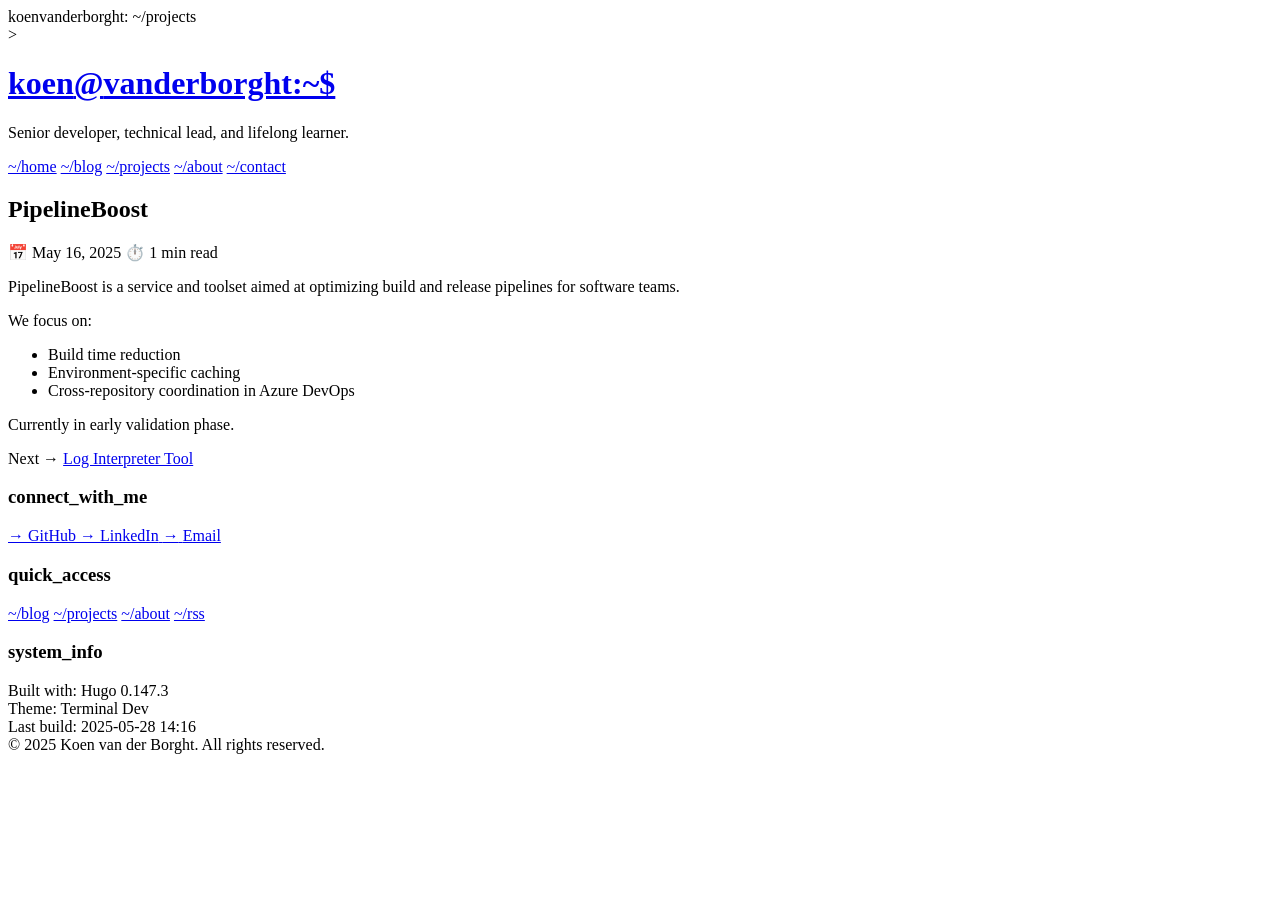
<file: docs/projects/pipelineboost/index.html>
<!DOCTYPE html>
<html lang="en">
<head>
    <meta charset="UTF-8">
<meta name="viewport" content="width=device-width, initial-scale=1.0">
<meta name="description" content="Senior developer, technical lead, and lifelong learner.">
<meta name="author" content="">


<meta property="og:type" content="article">
<meta property="og:url" content="https://KoenvanderBorght-Dev.github.io/projects/pipelineboost/">
<meta property="og:title" content="PipelineBoost | Koen van der Borght">
<meta property="og:description" content="Senior developer, technical lead, and lifelong learner.">


<meta property="twitter:card" content="summary_large_image">
<meta property="twitter:url" content="https://KoenvanderBorght-Dev.github.io/projects/pipelineboost/">
<meta property="twitter:title" content="PipelineBoost | Koen van der Borght">
<meta property="twitter:description" content="Senior developer, technical lead, and lifelong learner.">

<title>PipelineBoost | Koen van der Borght</title>


<link rel="icon" type="image/x-icon" href="/favicon.ico">


<link rel="preconnect" href="https://fonts.googleapis.com">
<link rel="preconnect" href="https://fonts.gstatic.com" crossorigin>
<link href="https://fonts.googleapis.com/css2?family=JetBrains+Mono:wght@300;400;500;600;700&display=swap" rel="stylesheet">



<link rel="stylesheet" href="https://KoenvanderBorght-Dev.github.io/main.1638b37095c3e0f9d9770b702a2980db28795a043820ce8ec7303a0ab011c9a1.css" integrity="sha256-FjizcJXD4PnZdwtwKimA2yh5WgQ4IM6OxzA6CrARyaE=">



<script type="application/ld+json">
{
    "@context": "https://schema.org",
    "@type": "BlogPosting",
    "name": "PipelineBoost",
    "headline": "PipelineBoost",
    "description": "Senior developer, technical lead, and lifelong learner.",
    "url": "https:\/\/KoenvanderBorght-Dev.github.io\/projects\/pipelineboost\/",
    "author": {
        "@type": "Person",
        "name": ""
    },
    "datePublished": "2025-05-16T00:00:00Z",
    "dateModified": "2025-05-16T00:00:00Z"
}
</script>
</head>
<body>
    <div class="terminal-window">
        <div class="terminal-header">
            <div class="terminal-button btn-close"></div>
            <div class="terminal-button btn-minimize"></div>
            <div class="terminal-button btn-maximize"></div>
            <div class="terminal-title">koenvanderborght: ~/projects</div>
        </div>

        <header class="header">
    <div class="logo-container">
        <div class="logo">></div>
        <h1 class="site-title">
            <a href="https://KoenvanderBorght-Dev.github.io/">koen<span class="accent">@</span>vanderborght<span class="accent">:~$</span>
            </a>
        </h1>
    </div>
    <p class="tagline">Senior developer, technical lead, and lifelong learner.</p>

    <nav class="nav">
        <a href="https://KoenvanderBorght-Dev.github.io/" class="nav-item ">~/home</a>
        <a href="/posts" class="nav-item ">~/blog</a>
        <a href="/projects" class="nav-item ">~/projects</a>
        <a href="/about" class="nav-item ">~/about</a>
        <a href="/contact" class="nav-item ">~/contact</a>
    </nav>
</header>

        <main class="main-content">
            
<article class="single-post">
    <header class="post-header">
        <h1 class="post-title">PipelineBoost</h1>
        
        <div class="post-meta">
            <span class="post-date">📅 May 16, 2025</span>
            <span class="post-reading-time">⏱️ 1 min read</span>
            
        </div>
        
    </header>
    
    <div class="post-content">
        <p>PipelineBoost is a service and toolset aimed at optimizing build and release pipelines for software teams.</p>
<p>We focus on:</p>
<ul>
<li>Build time reduction</li>
<li>Environment-specific caching</li>
<li>Cross-repository coordination in Azure DevOps</li>
</ul>
<p>Currently in early validation phase.</p>

    </div>
    
    <footer class="post-footer">
        <div class="post-nav">
            
            
            
            <div class="post-nav-item next">
                <span class="post-nav-label">Next →</span>
                <a href="https://KoenvanderBorght-Dev.github.io/projects/log-interpreter/" class="post-nav-title">Log Interpreter Tool</a>
            </div>
            
        </div>
    </footer>
</article>


            
        </main>


        <footer class="footer">
    <div class="footer-content">
        <div class="footer-section">
            <h3 class="footer-title">connect_with_me</h3>
            <div class="social-links">
                
                <a href="https://github.com/KoenvanderBorght-Dev/" class="social-link" target="_blank" rel="noopener">
                    <span class="social-icon">→</span>
                    <span>GitHub</span>
                </a>
                
                
                <a href="https://www.linkedin.com/in/koen-van-der-borght-tilburg/" class="social-link" target="_blank" rel="noopener">
                    <span class="social-icon">→</span>
                    <span>LinkedIn</span>
                </a>
                
                
                
                <a href="mailto:koenvanderborght@outlook.com" class="social-link">
                    <span class="social-icon">→</span>
                    <span>Email</span>
                </a>
                
            </div>
        </div>

        <div class="footer-section">
            <h3 class="footer-title">quick_access</h3>
            <div class="footer-links">
                <a href="/%20posts" class="footer-link">~/blog</a>
                <a href="/%20projects" class="footer-link">~/projects</a>
                <a href="/%20about" class="footer-link">~/about</a>
                <a href="/%20index.xml" class="footer-link">~/rss</a>
            </div>
        </div>

        <div class="footer-section">
            <h3 class="footer-title">system_info</h3>
            <div class="system-info">
                <div class="info-line">
                    <span class="info-label">Built with:</span>
                    <span class="info-value">Hugo 0.147.3</span>
                </div>
                <div class="info-line">
                    <span class="info-label">Theme:</span>
                    <span class="info-value">Terminal Dev</span>
                </div>
                <div class="info-line">
                    <span class="info-label">Last build:</span>
                    <span class="info-value">2025-05-28 14:16</span>
                </div>
            </div>
        </div>
    </div>

    <div class="footer-bottom">
        <div class="copyright">
            <span>© 2025 Koen van der Borght. All rights reserved.</span>
        </div>
    </div>
</footer>
<script>
    const themeToggle = document.getElementById('theme-toggle');
    const root = document.documentElement;
     
    
    const savedTheme = localStorage.getItem('theme');
    if (savedTheme === 'light') {
        root.classList.add('light-mode');
        root.classList.remove('dark-mode');
    } else if (savedTheme === 'dark') {
        root.classList.add('dark-mode');
        root.classList.remove('light-mode');
    }

    
    themeToggle.addEventListener('click', () => {
        if (root.classList.contains('light-mode')) {
            root.classList.remove('light-mode');
            root.classList.add('dark-mode');
            localStorage.setItem('theme', 'dark');
        } else if (root.classList.contains('dark-mode')) {
            root.classList.remove('dark-mode');
            root.classList.remove('light-mode'); 
            localStorage.removeItem('theme');
        } else {
            root.classList.add('light-mode');
            root.classList.remove('dark-mode');
            localStorage.setItem('theme', 'light');
        }
    });

</script>
    </div>

    
</body>
</html>
</file>
